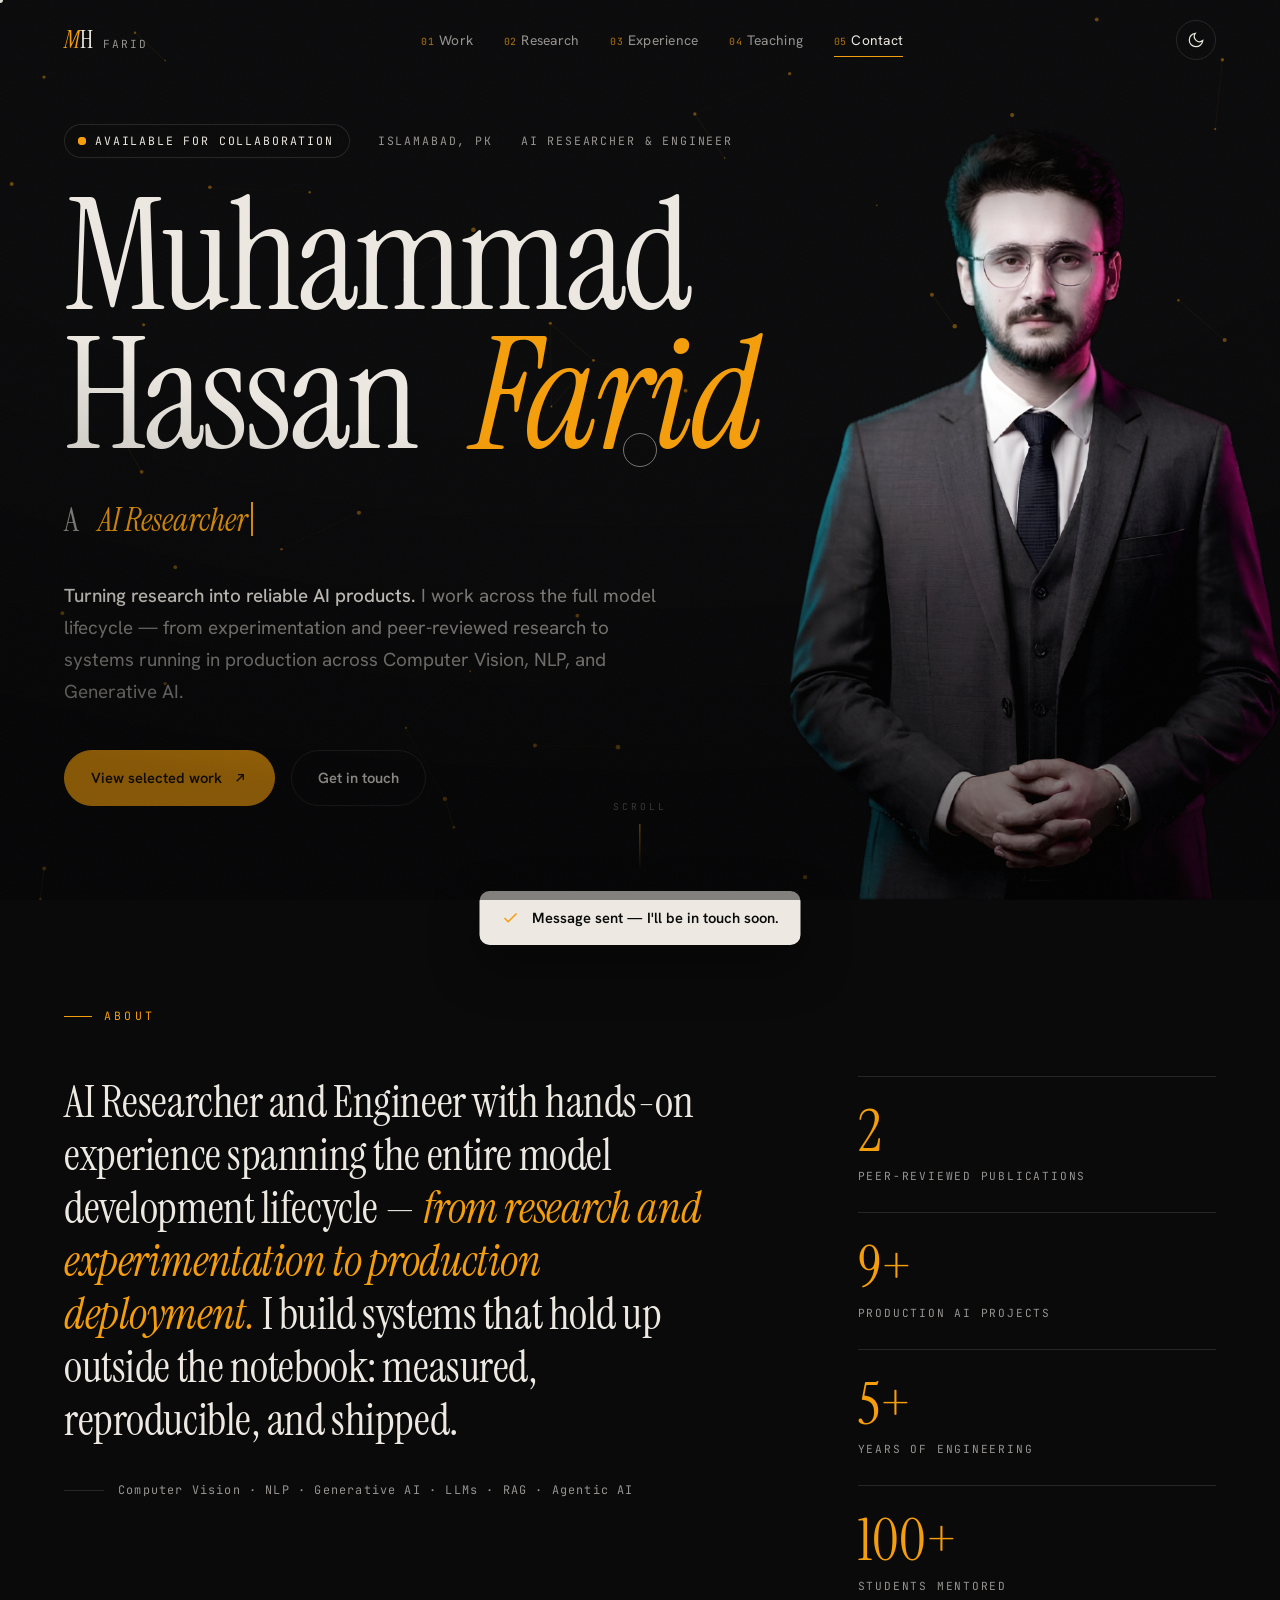
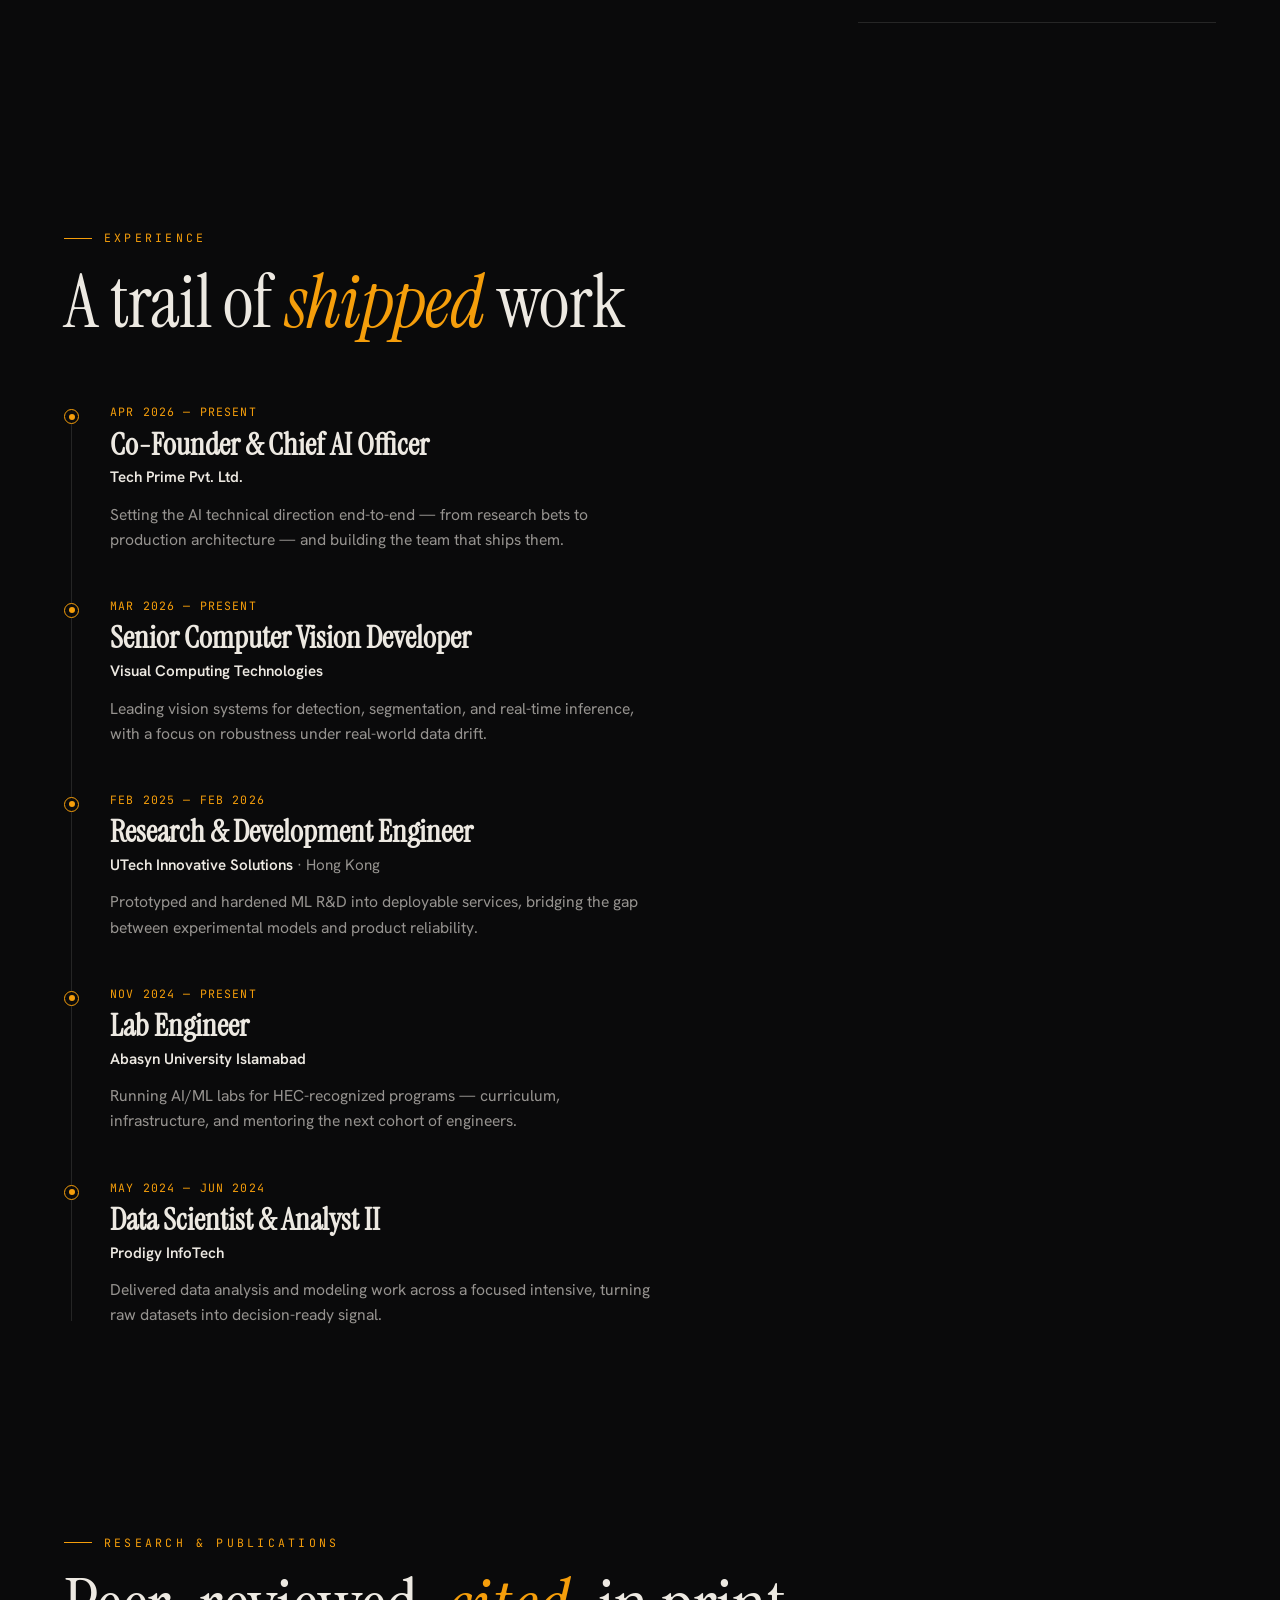
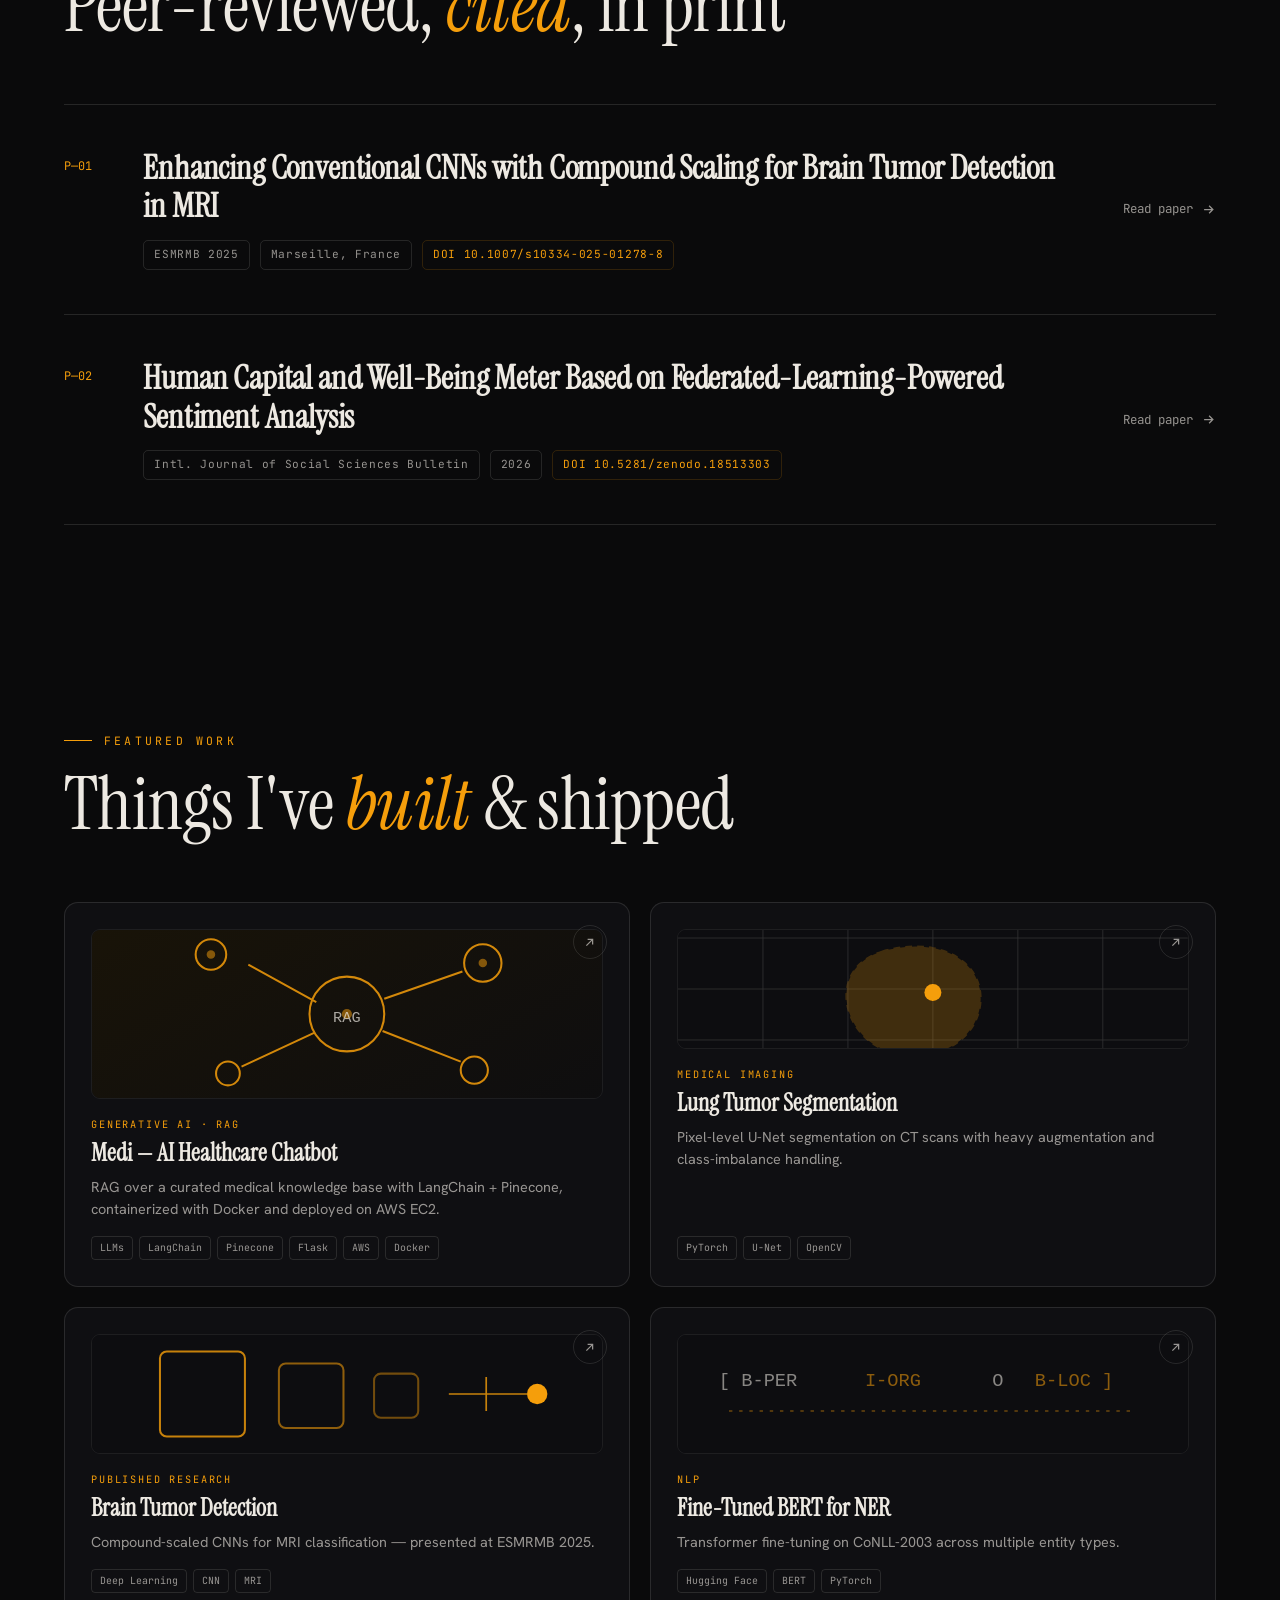
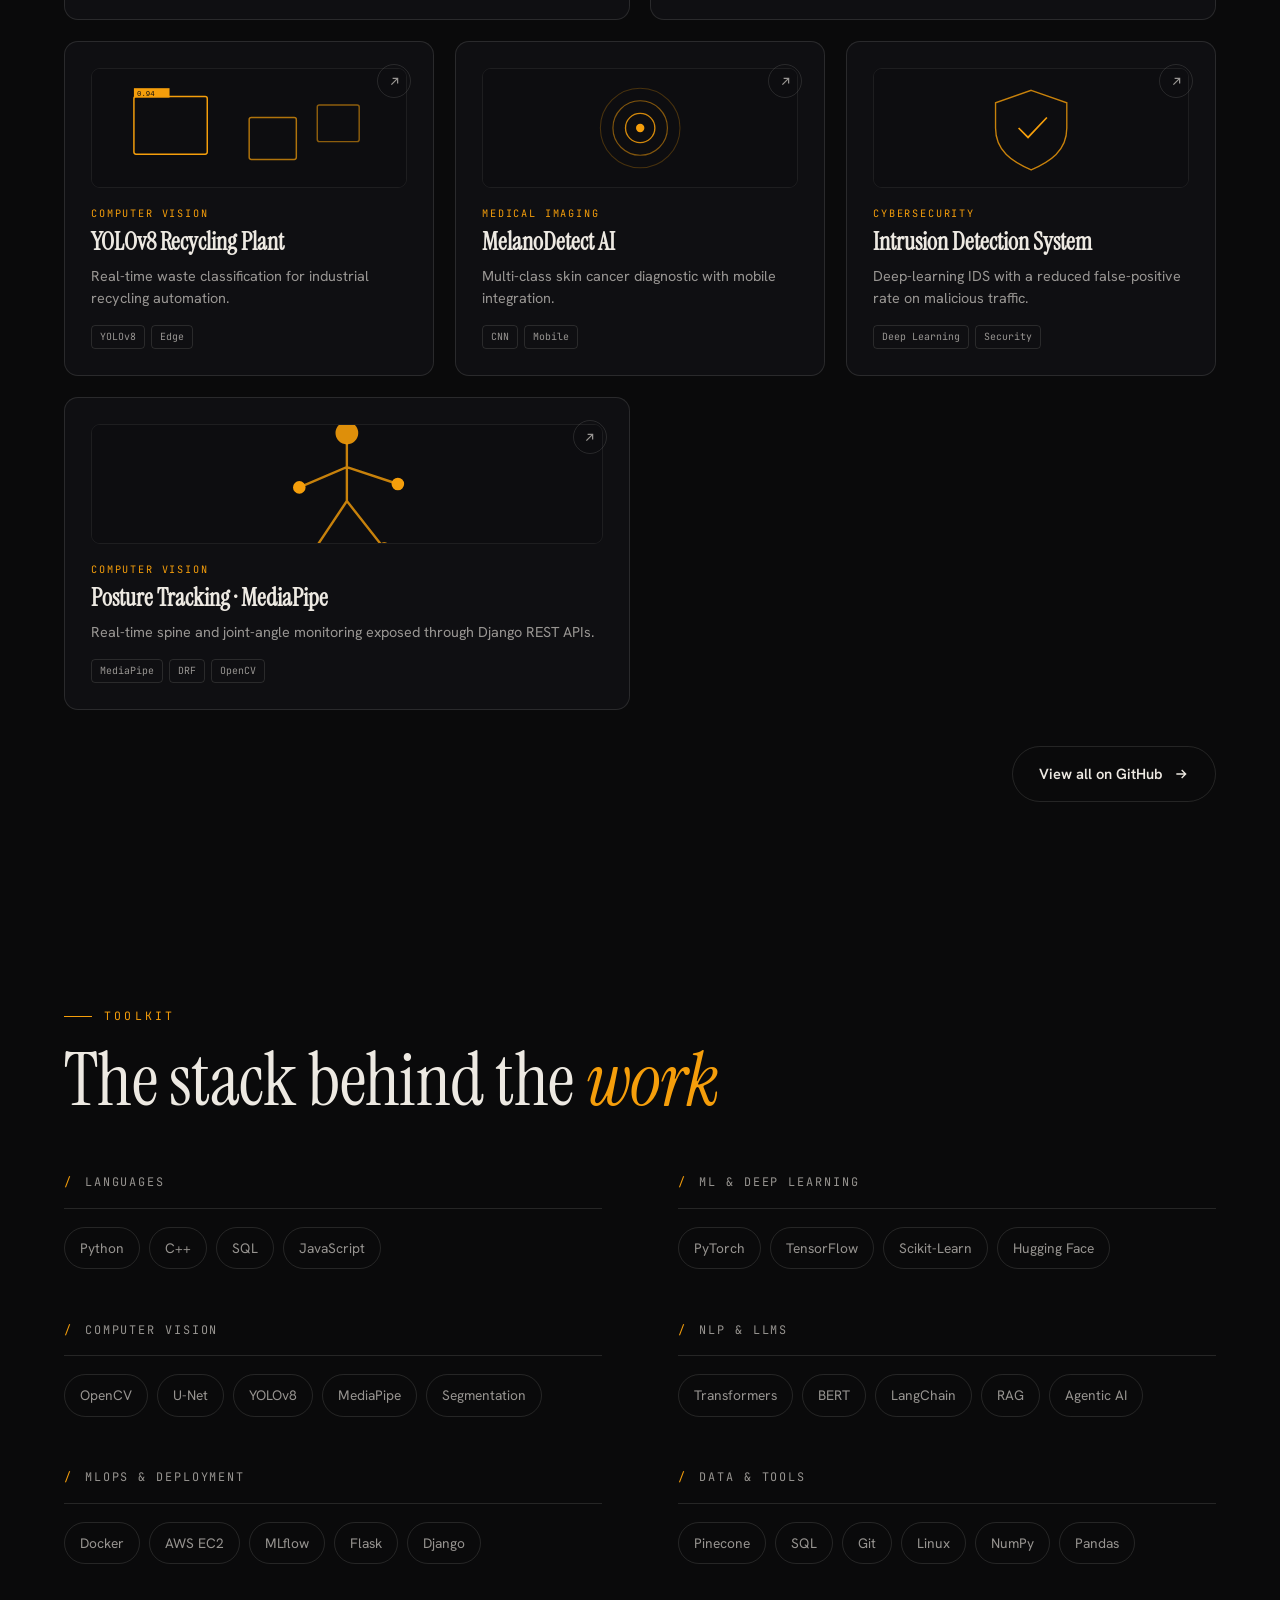
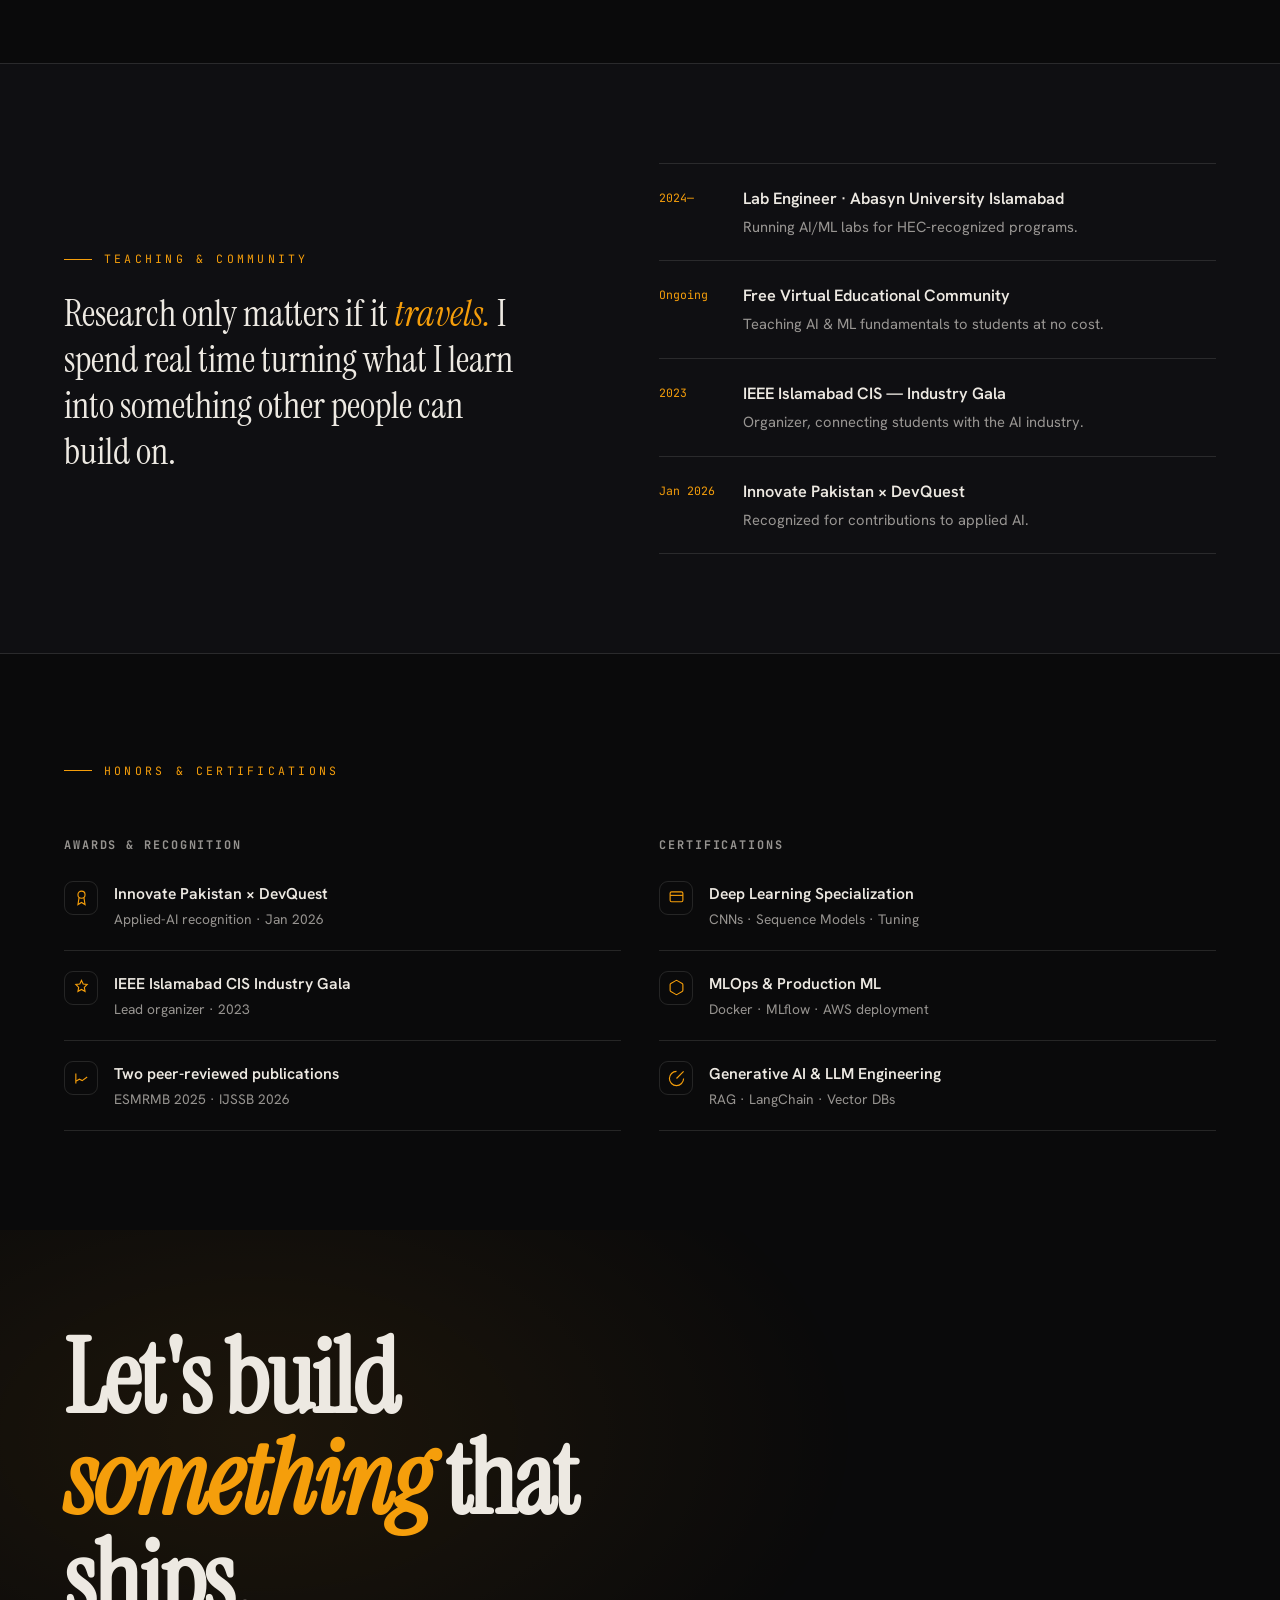
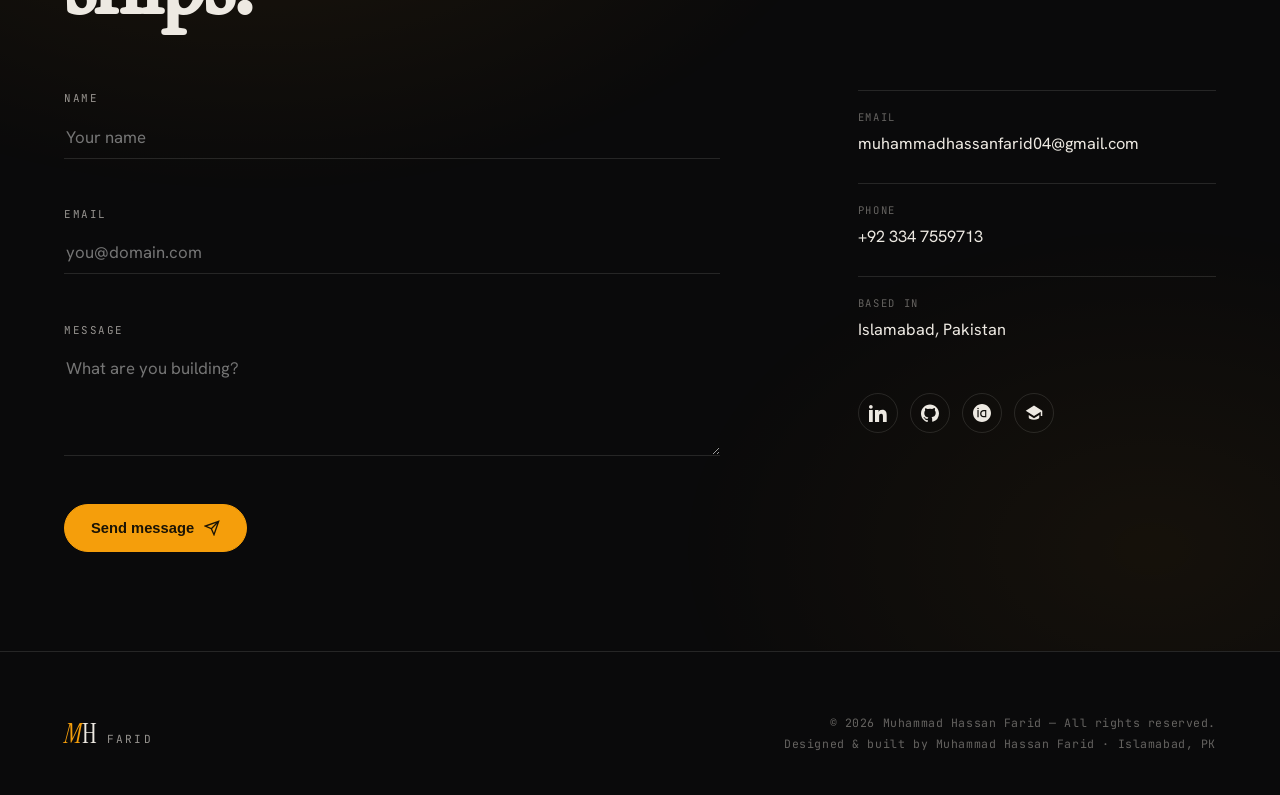
<file: index.html>
<!DOCTYPE html>
<html lang="en" data-theme="dark">
<head>
<meta charset="UTF-8" />
<meta name="viewport" content="width=device-width, initial-scale=1.0" />
<title>Muhammad Hassan Farid — AI Researcher & Engineer</title>
<meta name="description" content="AI Researcher & Engineer specializing in Computer Vision, NLP, and Generative AI. Peer-reviewed publications and scalable AI systems in production. Based in Islamabad, Pakistan." />
<meta name="author" content="Muhammad Hassan Farid" />
<meta name="theme-color" content="#0A0A0B" />

<!-- Open Graph -->
<meta property="og:type" content="website" />
<meta property="og:title" content="Muhammad Hassan Farid — AI Researcher & Engineer" />
<meta property="og:description" content="Turning research into reliable AI products. Computer Vision · NLP · Generative AI · LLMs · RAG · Agentic AI." />
<meta property="og:locale" content="en_US" />

<!-- Twitter -->
<meta name="twitter:card" content="summary_large_image" />
<meta name="twitter:title" content="Muhammad Hassan Farid — AI Researcher & Engineer" />
<meta name="twitter:description" content="Turning research into reliable AI products. CV · NLP · GenAI · LLMs · RAG." />

<!-- Favicon: inline SVG monogram MH -->
<link rel="icon" href="data:image/svg+xml,%3Csvg xmlns='http://www.w3.org/2000/svg' viewBox='0 0 32 32'%3E%3Crect width='32' height='32' rx='7' fill='%230A0A0B'/%3E%3Ctext x='16' y='22' font-family='Georgia,serif' font-size='16' fill='%23F59E0B' text-anchor='middle' font-style='italic'%3EMH%3C/text%3E%3C/svg%3E" />

<!-- Fonts -->
<link rel="preconnect" href="https://fonts.googleapis.com" />
<link rel="preconnect" href="https://fonts.gstatic.com" crossorigin />
<link href="https://fonts.googleapis.com/css2?family=Instrument+Serif:ital@0;1&family=Hanken+Grotesk:wght@300;400;500;600;700&family=JetBrains+Mono:wght@400;500&display=swap" rel="stylesheet" />

<!-- JSON-LD Person schema -->
<script type="application/ld+json">
{
  "@context": "https://schema.org",
  "@type": "Person",
  "name": "Muhammad Hassan Farid",
  "jobTitle": "AI Researcher & Engineer",
  "email": "mailto:muhammadhassanfarid04@gmail.com",
  "telephone": "+92-334-7559713",
  "address": { "@type": "PostalAddress", "addressLocality": "Islamabad", "addressCountry": "PK" },
  "knowsAbout": ["Computer Vision", "Natural Language Processing", "Generative AI", "LLMs", "RAG", "Agentic AI"],
  "knowsLanguage": ["Python", "C++", "SQL", "JavaScript"]
}
</script>

<style>
/* ============ TOKENS ============ */
:root {
  --ink:        #0A0A0B;
  --ink-2:      #0F0F12;
  --ink-3:      #16161A;
  --bone:       #EDE9E2;
  --bone-dim:   rgba(237,233,226,0.62);
  --bone-faint: rgba(237,233,226,0.40);
  --line:       rgba(237,233,226,0.12);
  --line-soft:  rgba(237,233,226,0.07);
  --accent:     #F59E0B;
  --accent-dim: rgba(245,158,11,0.16);
  --accent-2:   #FBBF24;
  --ease:       cubic-bezier(0.22, 1, 0.36, 1);
  --container:  1280px;
  --grain:      0.035;
}
[data-theme="light"] {
  --ink:        #F3EFE7;
  --ink-2:      #ECE7DC;
  --ink-3:      #E3DCCD;
  --bone:       #1A1714;
  --bone-dim:   rgba(26,23,20,0.66);
  --bone-faint: rgba(26,23,20,0.42);
  --line:       rgba(26,23,20,0.14);
  --line-soft:  rgba(26,23,20,0.07);
  --accent:     #B45309;
  --accent-dim: rgba(180,83,9,0.12);
  --accent-2:   #92400E;
  --grain:      0.05;
}

* { margin:0; padding:0; box-sizing:border-box; }
html { scroll-behavior:smooth; -webkit-font-smoothing:antialiased; text-rendering:optimizeLegibility; }
@media (prefers-reduced-motion: reduce){ html{ scroll-behavior:auto; } }

body {
  background:var(--ink);
  color:var(--bone);
  font-family:'Hanken Grotesk', system-ui, sans-serif;
  font-weight:400;
  line-height:1.6;
  overflow-x:hidden;
  transition:background .6s var(--ease), color .6s var(--ease);
}

/* grain + vignette overlays */
body::before {
  content:""; position:fixed; inset:0; z-index:9998; pointer-events:none;
  opacity:var(--grain);
  background-image:url("data:image/svg+xml,%3Csvg xmlns='http://www.w3.org/2000/svg' width='160' height='160'%3E%3Cfilter id='n'%3E%3CfeTurbulence type='fractalNoise' baseFrequency='0.9' numOctaves='3'/%3E%3C/filter%3E%3Crect width='100%25' height='100%25' filter='url(%23n)'/%3E%3C/svg%3E");
}
body::after {
  content:""; position:fixed; inset:0; z-index:9997; pointer-events:none;
  background:radial-gradient(120% 90% at 50% 0%, transparent 55%, rgba(0,0,0,0.45) 100%);
}
[data-theme="light"] body::after { background:radial-gradient(120% 90% at 50% 0%, transparent 60%, rgba(120,100,60,0.10) 100%); }

::selection { background:var(--accent); color:var(--ink); }

a { color:inherit; text-decoration:none; }

.skip-link {
  position:fixed; top:-60px; left:16px; z-index:10000; background:var(--accent); color:var(--ink);
  padding:10px 18px; border-radius:6px; font-weight:600; transition:top .25s var(--ease);
}
.skip-link:focus { top:16px; }

:focus-visible { outline:2px solid var(--accent); outline-offset:3px; border-radius:2px; }

/* ============ LAYOUT ============ */
.wrap { max-width:var(--container); margin:0 auto; padding:0 clamp(20px,5vw,64px); }
.grid12 { display:grid; grid-template-columns:repeat(12,1fr); gap:clamp(20px,3vw,40px); }

section { position:relative; padding:clamp(80px,11vh,160px) 0; }

.eyebrow {
  font-family:'JetBrains Mono', monospace; font-size:.72rem; letter-spacing:.28em;
  text-transform:uppercase; color:var(--accent); display:inline-flex; align-items:center; gap:12px;
}
.eyebrow::before { content:""; width:28px; height:1px; background:var(--accent); }

.section-title {
  font-family:'Instrument Serif', serif; font-weight:400; line-height:1.0;
  font-size:clamp(2.6rem,6vw,4.6rem); letter-spacing:-.01em; margin-top:18px;
}
.section-title em { font-style:italic; color:var(--accent); }

/* ============ CURSOR ============ */
.cursor-dot, .cursor-ring { position:fixed; top:0; left:0; z-index:9999; pointer-events:none; border-radius:50%; mix-blend-mode:difference; }
.cursor-dot { width:6px; height:6px; background:var(--bone); transform:translate(-50%,-50%); }
.cursor-ring { width:34px; height:34px; border:1px solid rgba(237,233,226,.5); transform:translate(-50%,-50%); transition:width .25s var(--ease), height .25s var(--ease), border-color .25s var(--ease), background .25s var(--ease); }
.cursor-ring.hovering { width:58px; height:58px; border-color:var(--accent); background:var(--accent-dim); }
body.has-cursor, body.has-cursor a, body.has-cursor button { cursor:none; }
@media (max-width:1024px), (pointer:coarse) { .cursor-dot,.cursor-ring{ display:none!important; } body.has-cursor,body.has-cursor a,body.has-cursor button{ cursor:auto; } }

/* ============ NAV ============ */
.nav {
  position:fixed; top:0; left:0; right:0; z-index:1000;
  display:flex; align-items:center; justify-content:space-between;
  padding:20px clamp(20px,5vw,64px);
  transition:background .4s var(--ease), padding .4s var(--ease), border-color .4s var(--ease);
  border-bottom:1px solid transparent;
}
.nav.scrolled { background:color-mix(in srgb, var(--ink) 78%, transparent); backdrop-filter:blur(14px); -webkit-backdrop-filter:blur(14px); border-bottom-color:var(--line); padding-top:14px; padding-bottom:14px; }
.logo { font-family:'Instrument Serif', serif; font-size:1.5rem; display:flex; align-items:baseline; gap:9px; letter-spacing:.01em; }
.logo .mono { font-family:'JetBrains Mono', monospace; font-size:.7rem; letter-spacing:.2em; color:var(--bone-dim); text-transform:uppercase; }
.logo b { color:var(--accent); font-weight:400; font-style:italic; }
.nav-links { display:flex; align-items:center; gap:clamp(18px,2.4vw,38px); }
.nav-links a { font-size:.86rem; letter-spacing:.02em; color:var(--bone-dim); position:relative; padding:4px 0; transition:color .3s var(--ease); }
.nav-links a span { font-family:'JetBrains Mono',monospace; font-size:.62rem; color:var(--accent); margin-right:5px; opacity:.7; }
.nav-links a::after { content:""; position:absolute; left:0; bottom:-2px; height:1px; width:0; background:var(--accent); transition:width .35s var(--ease); }
.nav-links a:hover, .nav-links a.active { color:var(--bone); }
.nav-links a.active::after { width:100%; }
.nav-right { display:flex; align-items:center; gap:14px; }
.icon-btn { width:40px; height:40px; display:grid; place-items:center; border:1px solid var(--line); border-radius:50%; background:transparent; color:var(--bone); transition:border-color .3s var(--ease), transform .3s var(--ease), background .3s var(--ease); }
.icon-btn:hover { border-color:var(--accent); transform:translateY(-2px); }
.icon-btn svg { width:18px; height:18px; }
.theme-toggle .sun { display:none; }
[data-theme="light"] .theme-toggle .sun { display:block; }
[data-theme="light"] .theme-toggle .moon { display:none; }
.hamburger { display:none; }

/* mobile overlay */
.mobile-menu { position:fixed; inset:0; z-index:1500; background:var(--ink); display:flex; flex-direction:column; justify-content:center; padding:0 8vw; opacity:0; visibility:hidden; transition:opacity .5s var(--ease), visibility .5s; }
.mobile-menu.open { opacity:1; visibility:visible; }
.mobile-menu a { font-family:'Instrument Serif',serif; font-size:clamp(2.2rem,9vw,3.4rem); padding:10px 0; border-bottom:1px solid var(--line-soft); display:flex; align-items:baseline; gap:16px; opacity:0; transform:translateY(24px); transition:opacity .5s var(--ease), transform .5s var(--ease), color .3s var(--ease); }
.mobile-menu a span { font-family:'JetBrains Mono',monospace; font-size:.8rem; color:var(--accent); }
.mobile-menu.open a { opacity:1; transform:translateY(0); }
.mobile-menu a:hover { color:var(--accent); }
.mm-close { position:absolute; top:22px; right:clamp(20px,5vw,64px); }

/* ============ HERO ============ */
.hero { min-height:100vh; display:flex; flex-direction:column; justify-content:center; padding-top:120px; padding-bottom:90px; overflow:hidden; }
#hero-canvas { position:absolute; inset:0; width:100%; height:100%; z-index:0; opacity:.9; }
.hero .wrap { position:relative; z-index:2; width:100%; }

/* hero portrait — blends into the ink-black background */
.hero-portrait { position:absolute; top:0; right:0; bottom:0; width:50%; z-index:1; margin:0; display:flex; align-items:flex-end; justify-content:flex-end; pointer-events:none; }
.hero-portrait img {
  height:96%; width:100%; object-fit:contain; object-position:bottom right;
  filter:saturate(.9) contrast(1.03) brightness(1.02);
  -webkit-mask-image:linear-gradient(to left, #000 62%, transparent 100%), linear-gradient(to top, #000 78%, transparent 100%);
  mask-image:linear-gradient(to left, #000 62%, transparent 100%), linear-gradient(to top, #000 78%, transparent 100%);
  -webkit-mask-composite:source-in; mask-composite:intersect;
  mix-blend-mode: lighten;
}
[data-theme="light"] .hero-portrait img { filter:saturate(.92) contrast(1.02) brightness(.96); opacity:.92; }
.hero-meta { display:flex; flex-wrap:wrap; gap:14px 28px; align-items:center; font-family:'JetBrains Mono',monospace; font-size:.72rem; letter-spacing:.16em; text-transform:uppercase; color:var(--bone-dim); margin-bottom:30px; }
.avail-pill { display:inline-flex; align-items:center; gap:9px; border:1px solid var(--line); border-radius:100px; padding:7px 15px 7px 13px; background:color-mix(in srgb, var(--ink) 50%, transparent); backdrop-filter:blur(6px); color:var(--bone); }
.avail-pill .dot { width:8px; height:8px; border-radius:50%; background:var(--accent); position:relative; }
.avail-pill .dot::after { content:""; position:absolute; inset:0; border-radius:50%; background:var(--accent); animation:pulse 2.2s var(--ease) infinite; }
@keyframes pulse { 0%{ transform:scale(1); opacity:.7;} 70%{ transform:scale(3); opacity:0;} 100%{ opacity:0;} }

.hero-name { font-family:'Instrument Serif',serif; font-weight:400; line-height:.9; letter-spacing:-.02em; font-size:clamp(3.6rem,12vw,11.5rem); }
.hero-name .line { display:block; overflow:hidden; }
.hero-name .word, .hero-name .ital { display:inline-block; }
.motion .hero-name .word, .motion .hero-name .ital { transform:translateY(110%); animation:rise 1s var(--ease) forwards; }
.hero-name .ital { font-style:italic; color:var(--accent); margin-left:.22em; }
@keyframes rise { to { transform:translateY(0); } }

.hero-roleline { margin-top:30px; display:flex; flex-wrap:wrap; align-items:baseline; gap:0 14px; font-size:clamp(1.2rem,3vw,2rem); font-family:'Instrument Serif',serif; }
.hero-roleline .static { color:var(--bone-dim); }
.role-rotator { color:var(--accent); font-style:italic; position:relative; display:inline-block; min-width:1ch; }
.role-rotator .caret { display:inline-block; width:2px; height:1.05em; background:var(--accent); margin-left:3px; vertical-align:-0.16em; animation:blink 1s steps(2) infinite; }
@keyframes blink { 50%{ opacity:0; } }

.hero-tagline { margin-top:34px; max-width:54ch; font-size:clamp(1rem,1.5vw,1.18rem); color:var(--bone-dim); line-height:1.7; }
.hero-tagline strong { color:var(--bone); font-weight:500; }
.hero-actions { margin-top:42px; display:flex; flex-wrap:wrap; gap:16px; align-items:center; }

.btn { display:inline-flex; align-items:center; gap:10px; font-size:.92rem; font-weight:600; padding:15px 26px; border-radius:100px; border:1px solid var(--line); transition:transform .25s var(--ease), background .3s var(--ease), color .3s var(--ease), border-color .3s var(--ease); will-change:transform; }
.btn svg { width:16px; height:16px; transition:transform .3s var(--ease); }
.btn-primary { background:var(--accent); color:#1A1305; border-color:var(--accent); }
.btn-primary:hover svg { transform:translate(3px,-3px); }
.btn-ghost:hover { border-color:var(--accent); color:var(--accent); }

.scroll-cue { position:absolute; left:50%; bottom:30px; transform:translateX(-50%); z-index:3; display:flex; flex-direction:column; align-items:center; gap:10px; font-family:'JetBrains Mono',monospace; font-size:.6rem; letter-spacing:.3em; text-transform:uppercase; color:var(--bone-faint); }
.scroll-cue .bar { width:1px; height:46px; background:linear-gradient(var(--accent),transparent); animation:cueMove 2s var(--ease) infinite; transform-origin:top; }
@keyframes cueMove { 0%{ transform:scaleY(0); } 40%{ transform:scaleY(1);} 100%{ transform:scaleY(0); transform-origin:bottom;} }

/* ============ REVEAL ============ */
.reveal { opacity:0; transform:translateY(36px); transition:opacity .9s var(--ease), transform .9s var(--ease); }
.reveal.in { opacity:1; transform:none; }
.reveal.d1{ transition-delay:.08s;} .reveal.d2{ transition-delay:.16s;} .reveal.d3{ transition-delay:.24s;} .reveal.d4{ transition-delay:.32s;}

/* ============ ABOUT ============ */
.about-grid { align-items:start; }
.about-quote { grid-column:1 / span 7; }
.about-quote blockquote { font-family:'Instrument Serif',serif; font-size:clamp(1.7rem,3.4vw,2.9rem); line-height:1.22; letter-spacing:-.01em; }
.about-quote blockquote .hl { color:var(--accent); font-style:italic; }
.about-quote .sig { margin-top:34px; display:flex; align-items:center; gap:14px; font-family:'JetBrains Mono',monospace; font-size:.74rem; letter-spacing:.1em; color:var(--bone-dim); }
.about-quote .sig .rule { width:40px; height:1px; background:var(--line); }
.stats { grid-column:9 / span 4; display:flex; flex-direction:column; gap:0; border-top:1px solid var(--line); }
.stat { padding:26px 0; border-bottom:1px solid var(--line); }
.stat .num { font-family:'Instrument Serif',serif; font-size:clamp(2.6rem,5vw,3.6rem); line-height:1; color:var(--accent); }
.stat .label { font-family:'JetBrains Mono',monospace; font-size:.7rem; letter-spacing:.16em; text-transform:uppercase; color:var(--bone-dim); margin-top:8px; }

/* ============ EXPERIENCE ============ */
.timeline { margin-top:64px; position:relative; padding-left:0; }
.tl-track { position:absolute; left:7px; top:6px; bottom:6px; width:1px; background:var(--line); }
.tl-fill { position:absolute; left:7px; top:6px; width:1px; background:var(--accent); height:0; }
.tl-item { position:relative; padding:0 0 clamp(34px,5vh,60px) 46px; }
.tl-item:last-child { padding-bottom:0; }
.tl-dot { position:absolute; left:0; top:6px; width:15px; height:15px; border-radius:50%; border:1px solid var(--line); background:var(--ink); display:grid; place-items:center; transition:border-color .4s var(--ease); }
.tl-dot::after { content:""; width:6px; height:6px; border-radius:50%; background:var(--bone-faint); transition:background .4s var(--ease); }
.tl-item.in .tl-dot { border-color:var(--accent); }
.tl-item.in .tl-dot::after { background:var(--accent); }
.tl-date { font-family:'JetBrains Mono',monospace; font-size:.72rem; letter-spacing:.1em; color:var(--accent); text-transform:uppercase; }
.tl-role { font-family:'Instrument Serif',serif; font-size:clamp(1.4rem,2.6vw,1.95rem); line-height:1.12; margin:6px 0 3px; }
.tl-company { font-size:.95rem; color:var(--bone-dim); }
.tl-company b { color:var(--bone); font-weight:600; }
.tl-summary { margin-top:12px; max-width:60ch; color:var(--bone-dim); font-size:.98rem; }

/* ============ RESEARCH ============ */
.pub-list { margin-top:60px; display:flex; flex-direction:column; }
.pub { display:grid; grid-template-columns:auto 1fr auto; gap:clamp(18px,4vw,56px); align-items:start; padding:clamp(28px,4vw,44px) 0; border-top:1px solid var(--line); transition:padding-left .4s var(--ease); }
.pub:last-child { border-bottom:1px solid var(--line); }
.pub:hover { padding-left:14px; }
.pub-idx { font-family:'JetBrains Mono',monospace; font-size:.74rem; color:var(--accent); padding-top:8px; }
.pub-title { font-family:'Instrument Serif',serif; font-size:clamp(1.35rem,2.6vw,2.05rem); line-height:1.18; letter-spacing:-.005em; }
.pub-meta { margin-top:14px; display:flex; flex-wrap:wrap; gap:8px 10px; font-family:'JetBrains Mono',monospace; font-size:.7rem; letter-spacing:.06em; }
.pub-meta .tag { border:1px solid var(--line); padding:5px 10px; border-radius:5px; color:var(--bone-dim); }
.pub-meta .tag.doi { color:var(--accent); border-color:var(--accent-dim); }
.pub-cta { align-self:center; white-space:nowrap; font-family:'JetBrains Mono',monospace; font-size:.78rem; color:var(--bone-dim); display:inline-flex; align-items:center; gap:8px; transition:color .3s var(--ease), gap .3s var(--ease); }
.pub-cta svg { width:15px; height:15px; transition:transform .3s var(--ease); }
.pub:hover .pub-cta { color:var(--accent); }
.pub:hover .pub-cta svg { transform:translateX(4px); }

/* ============ WORK / BENTO ============ */
.bento { margin-top:60px; display:grid; grid-template-columns:repeat(6,1fr); gap:clamp(14px,1.6vw,22px); grid-auto-flow:dense; }
.card { position:relative; border:1px solid var(--line); border-radius:14px; background:var(--ink-2); padding:26px; display:flex; flex-direction:column; min-height:230px; overflow:hidden; transition:border-color .4s var(--ease), transform .15s var(--ease); transform-style:preserve-3d; will-change:transform; }
.card:hover { border-color:color-mix(in srgb,var(--accent) 60%, var(--line)); }
.card .glow { position:absolute; width:340px; height:340px; border-radius:50%; background:radial-gradient(circle, var(--accent-dim), transparent 70%); pointer-events:none; opacity:0; transition:opacity .4s var(--ease); transform:translate(-50%,-50%); }
.card:hover .glow { opacity:1; }
.card-inner { position:relative; z-index:2; display:flex; flex-direction:column; height:100%; transform:translateZ(40px); }
.card-thumb { height:120px; border-radius:9px; overflow:hidden; margin-bottom:18px; border:1px solid var(--line-soft); }
.card-thumb svg { width:100%; height:100%; display:block; }
.card-cat { font-family:'JetBrains Mono',monospace; font-size:.64rem; letter-spacing:.18em; text-transform:uppercase; color:var(--accent); }
.card-title { font-family:'Instrument Serif',serif; font-size:1.5rem; line-height:1.1; margin:7px 0 9px; }
.card-desc { font-size:.9rem; color:var(--bone-dim); line-height:1.55; }
.card-tags { margin-top:auto; padding-top:16px; display:flex; flex-wrap:wrap; gap:6px; }
.card-tags span { font-family:'JetBrains Mono',monospace; font-size:.62rem; color:var(--bone-dim); border:1px solid var(--line); padding:3px 8px; border-radius:4px; }
.card-link { position:absolute; top:22px; right:22px; z-index:3; width:34px; height:34px; border-radius:50%; border:1px solid var(--line); display:grid; place-items:center; color:var(--bone-dim); transition:border-color .3s,color .3s,transform .3s var(--ease); }
.card-link:hover { border-color:var(--accent); color:var(--accent); transform:rotate(45deg); }
.card-link svg { width:15px; height:15px; }
.span-3 { grid-column:span 3; } .span-2 { grid-column:span 2; } .span-4 { grid-column:span 4; }
.card.tall { min-height:300px; }
.card.feature .card-thumb { height:170px; }
.work-all { margin-top:36px; display:flex; justify-content:flex-end; }

/* ============ SKILLS ============ */
.skill-groups { margin-top:56px; display:grid; grid-template-columns:repeat(2,1fr); gap:clamp(28px,4vw,56px) clamp(40px,6vw,90px); }
.sg-head { font-family:'JetBrains Mono',monospace; font-size:.74rem; letter-spacing:.16em; text-transform:uppercase; color:var(--bone-dim); display:flex; align-items:center; gap:12px; padding-bottom:16px; border-bottom:1px solid var(--line); }
.sg-head .i { font-style:normal; color:var(--accent); }
.chips { margin-top:18px; display:flex; flex-wrap:wrap; gap:9px; }
.chip { font-size:.86rem; padding:9px 15px; border:1px solid var(--line); border-radius:100px; color:var(--bone-dim); transition:color .3s var(--ease), border-color .3s var(--ease), background .3s var(--ease), transform .25s var(--ease); }
.chip:hover { color:var(--bone); border-color:var(--accent); background:var(--accent-dim); transform:translateY(-3px); }

/* ============ TEACHING ============ */
.teach { background:var(--ink-2); border-top:1px solid var(--line); border-bottom:1px solid var(--line); }
.teach-grid { align-items:center; }
.teach-lead { grid-column:1 / span 5; }
.teach-lead p { font-family:'Instrument Serif',serif; font-size:clamp(1.5rem,3vw,2.3rem); line-height:1.25; }
.teach-lead p em { color:var(--accent); font-style:italic; }
.teach-items { grid-column:7 / span 6; display:flex; flex-direction:column; }
.teach-row { display:flex; gap:20px; padding:22px 0; border-top:1px solid var(--line); }
.teach-row:last-child { border-bottom:1px solid var(--line); }
.teach-row .yr { font-family:'JetBrains Mono',monospace; font-size:.72rem; color:var(--accent); white-space:nowrap; padding-top:3px; min-width:64px; }
.teach-row h4 { font-weight:600; font-size:1.02rem; }
.teach-row p { color:var(--bone-dim); font-size:.92rem; margin-top:3px; }

/* ============ HONORS ============ */
.honors-grid { margin-top:56px; }
.honors-col { grid-column:span 6; }
.honors-col > h3 { font-family:'JetBrains Mono',monospace; font-size:.74rem; letter-spacing:.16em; text-transform:uppercase; color:var(--bone-dim); margin-bottom:6px; }
.hrow { display:flex; gap:16px; align-items:flex-start; padding:20px 0; border-bottom:1px solid var(--line); }
.hrow .ic { width:34px; height:34px; flex:none; border:1px solid var(--line); border-radius:9px; display:grid; place-items:center; color:var(--accent); }
.hrow .ic svg { width:17px; height:17px; }
.hrow h4 { font-weight:600; font-size:.98rem; }
.hrow p { color:var(--bone-dim); font-size:.86rem; margin-top:2px; }

/* ============ CONTACT ============ */
.contact { overflow:hidden; }
#contact-bg { position:absolute; inset:0; z-index:0; opacity:.5; background:radial-gradient(80% 60% at 20% 20%, var(--accent-dim), transparent 60%), radial-gradient(70% 60% at 90% 90%, color-mix(in srgb,var(--accent) 10%, transparent), transparent 55%); animation:drift 24s var(--ease) infinite alternate; }
@keyframes drift { to { transform:translate(4%,-3%) scale(1.1); } }
.contact .wrap { position:relative; z-index:2; }
.contact-head { font-family:'Instrument Serif',serif; font-size:clamp(2.8rem,8vw,6.4rem); line-height:.98; letter-spacing:-.02em; max-width:14ch; }
.contact-head em { font-style:italic; color:var(--accent); }
.contact-grid { margin-top:60px; align-items:start; }
.contact-form { grid-column:1 / span 7; display:flex; flex-direction:column; gap:22px; }
.field { display:flex; flex-direction:column; gap:8px; }
.field label { font-family:'JetBrains Mono',monospace; font-size:.68rem; letter-spacing:.14em; text-transform:uppercase; color:var(--bone-dim); }
.field input, .field textarea { background:transparent; border:none; border-bottom:1px solid var(--line); color:var(--bone); font-family:inherit; font-size:1.05rem; padding:10px 2px; transition:border-color .3s var(--ease); resize:vertical; }
.field input:focus, .field textarea:focus { outline:none; border-bottom-color:var(--accent); }
.field .err { font-family:'JetBrains Mono',monospace; font-size:.68rem; color:#ef6b5e; min-height:1em; opacity:0; transition:opacity .2s; }
.field.invalid .err { opacity:1; }
.field.invalid input, .field.invalid textarea { border-bottom-color:#ef6b5e; }
.contact-aside { grid-column:9 / span 4; display:flex; flex-direction:column; gap:8px; }
.ci { padding:18px 0; border-top:1px solid var(--line); }
.ci:last-child { border-bottom:1px solid var(--line); }
.ci .k { font-family:'JetBrains Mono',monospace; font-size:.66rem; letter-spacing:.16em; text-transform:uppercase; color:var(--bone-faint); }
.ci .v { font-size:1.02rem; margin-top:5px; display:inline-block; transition:color .3s var(--ease); }
.ci a.v:hover { color:var(--accent); }
.socials { display:flex; gap:12px; margin-top:24px; }

/* toast */
.toast { position:fixed; bottom:30px; left:50%; transform:translate(-50%,140%); z-index:9000; background:var(--bone); color:var(--ink); padding:15px 22px; border-radius:10px; display:flex; align-items:center; gap:12px; font-weight:600; font-size:.92rem; box-shadow:0 20px 50px rgba(0,0,0,.4); transition:transform .5s var(--ease); }
.toast.show { transform:translate(-50%,0); }
.toast svg { width:18px; height:18px; color:var(--accent); }

/* ============ FOOTER ============ */
.footer { padding:60px 0 40px; border-top:1px solid var(--line); }
.footer-grid { display:flex; flex-wrap:wrap; align-items:center; justify-content:space-between; gap:24px; }
.footer .logo { font-size:1.7rem; }
.footer-meta { font-family:'JetBrains Mono',monospace; font-size:.72rem; color:var(--bone-faint); letter-spacing:.05em; text-align:right; line-height:1.9; }
.to-top { position:fixed; right:24px; bottom:24px; z-index:900; opacity:0; visibility:hidden; transform:translateY(12px); transition:opacity .4s var(--ease), transform .4s var(--ease), border-color .3s, color .3s; }
.to-top.show { opacity:1; visibility:visible; transform:none; }

/* ============ RESPONSIVE ============ */
/* Ultra-wide (1920px+) */
@media (min-width:1920px) {
  .wrap { max-width:1480px; }
  section { padding:clamp(120px,14vh,200px) 0; }
  .hero { padding-top:160px; }
}

/* Desktop (1280px - 1919px) - already optimized */

/* Tablet landscape (1024px - 1279px) */
@media (max-width:1279px) {
  .about-quote{ grid-column:1 / -1; }
  .stats{ grid-column:1 / -1; margin-top:40px; }
  .teach-lead, .teach-items{ grid-column:1 / -1; }
  .teach-items{ margin-top:30px; }
  .contact-form{ grid-column:1 / -1; }
  .contact-aside{ grid-column:1 / -1; margin-top:40px; }
  .bento{ grid-template-columns:repeat(4,1fr); }
  .span-3{ grid-column:span 4; }
  .span-2{ grid-column:span 2; }
  .span-4{ grid-column:span 4; }
  .nav-links{ display:none; }
  .hamburger{ display:grid; }
  .hero-portrait{ position:absolute; width:62%; opacity:.42; }
  .hero-portrait img{ height:92%; -webkit-mask-image:linear-gradient(to left, #000 40%, transparent 96%), linear-gradient(to top, #000 70%, transparent 100%); mask-image:linear-gradient(to left, #000 40%, transparent 96%), linear-gradient(to top, #000 70%, transparent 100%); }
}

/* Tablet portrait (768px - 1023px) */
@media (max-width:1023px) {
  section { padding:clamp(60px,8vh,100px) 0; }
  .hero { padding-top:100px; padding-bottom:60px; min-height:auto; }
  .hero-meta { font-size:.64rem; gap:10px 16px; }
  .hero-name { font-size:clamp(2.8rem,8vw,6rem); }
  .hero-roleline { font-size:clamp(1rem,2.2vw,1.6rem); }
  .hero-tagline { font-size:clamp(.95rem,1.3vw,1.1rem); }
  .scroll-cue { display:none; }
  .section-title { font-size:clamp(2rem,5vw,3.2rem); }
  .bento { grid-template-columns:repeat(3,1fr); gap:clamp(12px,2vw,18px); }
  .span-3 { grid-column:span 3; }
  .span-2 { grid-column:span 2; }
  .card { min-height:200px; padding:20px; }
  .card-title { font-size:1.2rem; }
  .btn { padding:12px 20px; font-size:.86rem; }
}

/* Mobile landscape (481px - 767px) */
@media (max-width:767px) {
  .wrap { padding:0 clamp(16px,4vw,24px); }
  section { padding:clamp(50px,6vh,80px) 0; }
  .hero { padding-top:80px; padding-bottom:50px; }
  .hero-meta { flex-direction:column; align-items:flex-start; gap:8px; font-size:.62rem; }
  .avail-pill { padding:6px 12px; font-size:.6rem; }
  .hero-name { font-size:clamp(2.4rem,7vw,4rem); }
  .hero-roleline { font-size:clamp(.95rem,2vw,1.3rem); margin-top:20px; }
  .hero-tagline { font-size:clamp(.9rem,1.2vw,1rem); margin-top:24px; }
  .hero-actions { gap:12px; margin-top:32px; }
  .btn { padding:12px 18px; font-size:.8rem; gap:6px; }
  .logo { font-size:1.2rem; }
  .eyebrow { font-size:.65rem; gap:8px; }
  .eyebrow::before { width:20px; }
  .section-title { font-size:clamp(1.8rem,4.5vw,2.8rem); margin-top:14px; }
  .bento { grid-template-columns:repeat(2,1fr); gap:10px; }
  .span-3, .span-2, .span-4 { grid-column:span 2; }
  .card { min-height:160px; padding:16px; border-radius:10px; }
  .card-thumb { height:90px; margin-bottom:12px; }
  .card-title { font-size:1rem; }
  .card-desc { font-size:.8rem; }
  .card-cat { font-size:.58rem; }
  .card-tags { gap:4px; }
  .card-tags span { font-size:.54rem; padding:2px 6px; }
  .skill-groups { grid-template-columns:1fr; gap:clamp(20px,3vw,30px); }
  .pub { grid-template-columns:1fr; gap:12px; }
  .pub-idx { min-width:40px; }
  .pub-title { font-size:clamp(1.1rem,2.2vw,1.6rem); }
  .pub-meta { font-size:.65rem; }
  .pub-cta { align-self:start; font-size:.7rem; }
  .teach-row { gap:12px; padding:16px 0; }
  .teach-row .yr { font-size:.65rem; min-width:50px; }
  .teach-row h4 { font-size:.92rem; }
  .honors-col { grid-column:1 / -1; }
  .hrow { gap:12px; padding:16px 0; }
  .hrow .ic { width:30px; height:30px; }
  .contact-head { font-size:clamp(2.2rem,6vw,4rem); }
  .contact-form { gap:18px; }
  .field label { font-size:.62rem; }
  .field input, .field textarea { font-size:.95rem; padding:8px 2px; }
  .ci { padding:14px 0; }
  .ci .k { font-size:.6rem; }
  .ci .v { font-size:.92rem; }
  .footer { padding:40px 0 30px; }
  .footer .logo { font-size:1.3rem; }
}

/* Mobile portrait (max 480px) */
@media (max-width:480px) {
  .wrap { padding:0 clamp(14px,3vw,18px); }
  section { padding:clamp(40px,5vh,60px) 0; }
  .hero { min-height:auto; padding-top:70px; padding-bottom:40px; }
  .hero-meta { display:none; }
  .hero-name { font-size:clamp(2rem,6vw,3.2rem); line-height:.85; }
  .hero-roleline { font-size:clamp(.9rem,1.8vw,1.1rem); margin-top:16px; }
  .hero-tagline { font-size:.9rem; margin-top:18px; max-width:none; }
  .hero-actions { flex-direction:column; gap:10px; margin-top:24px; }
  .btn { width:100%; justify-content:center; padding:11px 16px; font-size:.78rem; }
  .nav { padding:16px clamp(14px,3vw,18px); }
  .nav.scrolled { padding-top:12px; padding-bottom:12px; }
  .logo { font-size:1.1rem; gap:6px; }
  .logo .mono { font-size:.62rem; }
  .icon-btn { width:36px; height:36px; }
  .nav-right { gap:10px; }
  .eyebrow { font-size:.62rem; letter-spacing:.24em; gap:6px; }
  .eyebrow::before { width:16px; }
  .section-title { font-size:clamp(1.6rem,4vw,2.4rem); }
  .bento { grid-template-columns:1fr; gap:8px; }
  .span-3, .span-2, .span-4 { grid-column:1; }
  .card { min-height:140px; padding:14px; gap:0; }
  .card-thumb { height:80px; margin-bottom:10px; }
  .card-title { font-size:.95rem; margin:4px 0 6px; }
  .card-desc { font-size:.78rem; line-height:1.5; }
  .card-cat { font-size:.56rem; }
  .card-link { width:30px; height:30px; top:14px; right:14px; }
  .card-link svg { width:13px; height:13px; }
  .card-tags { gap:3px; margin-top:auto; padding-top:10px; }
  .card-tags span { font-size:.52rem; padding:2px 5px; }
  .work-all { justify-content:center; margin-top:24px; }
  .skill-groups { grid-template-columns:1fr; gap:clamp(16px,2.5vw,20px); }
  .chips { gap:6px; }
  .chip { font-size:.78rem; padding:7px 12px; }
  .pub-list { margin-top:40px; }
  .pub { gap:10px; padding:clamp(18px,3vh,24px) 0; grid-template-columns:auto 1fr; }
  .pub-idx { font-size:.66rem; min-width:30px; }
  .pub-title { font-size:clamp(1rem,2vw,1.4rem); }
  .pub-meta { margin-top:8px; gap:6px; font-size:.6rem; }
  .pub-cta { font-size:.66rem; margin-top:8px; }
  .teach-lead p { font-size:clamp(1.2rem,2.5vw,1.8rem); }
  .teach-items { margin-top:20px; }
  .teach-row { gap:10px; padding:12px 0; }
  .teach-row .yr { font-size:.6rem; min-width:45px; }
  .teach-row h4 { font-size:.88rem; }
  .teach-row p { font-size:.8rem; }
  .honors-grid { margin-top:30px; }
  .honors-col { grid-column:1; }
  .honors-col > h3 { font-size:.68rem; }
  .hrow { gap:10px; padding:12px 0; }
  .hrow .ic { width:28px; height:28px; font-size:.45rem; }
  .hrow .ic svg { width:14px; height:14px; }
  .hrow h4 { font-size:.88rem; }
  .hrow p { font-size:.78rem; }
  .contact-head { font-size:clamp(1.8rem,5vw,3rem); max-width:12ch; }
  .contact-grid { margin-top:40px; }
  .contact-form { gap:16px; }
  .field label { font-size:.6rem; }
  .field input, .field textarea { font-size:.9rem; padding:6px 2px; }
  .contact-aside { margin-top:30px; }
  .ci { padding:12px 0; }
  .ci .k { font-size:.58rem; }
  .ci .v { font-size:.88rem; }
  .socials { gap:10px; }
  .icon-btn svg { width:16px; height:16px; }
  .footer-grid { flex-direction:column; align-items:flex-start; gap:16px; }
  .footer { padding:30px 0 20px; }
  .footer .logo { font-size:1.1rem; }
  .footer-meta { font-size:.65rem; text-align:left; line-height:1.7; }
  .to-top { right:16px; bottom:16px; }
  .toast { padding:12px 18px; font-size:.8rem; bottom:16px; }
  .mobile-menu a { font-size:clamp(1.8rem,7vw,2.8rem); padding:8px 0; }
}

@media (prefers-reduced-motion: reduce) {
  *, *::before, *::after { animation-duration:.001ms!important; animation-iteration-count:1!important; transition-duration:.001ms!important; }
  .motion .hero-name .word, .motion .hero-name .ital { transform:none; animation:none; }
  .reveal { opacity:1; transform:none; }
}
</style>
<script>
  /* Gate entrance animations: hero name stays visible for no-JS / reduced-motion users */
  if (!window.matchMedia || !window.matchMedia('(prefers-reduced-motion: reduce)').matches) {
    document.documentElement.classList.add('motion');
  }
</script>
</head>
<body>
<a href="#main" class="skip-link">Skip to content</a>
<!-- cursor -->
<div class="cursor-ring" aria-hidden="true"></div>
<div class="cursor-dot" aria-hidden="true"></div>

<!-- ============ NAV ============ -->
<header>
<nav class="nav" id="nav" aria-label="Primary">
  <a href="#hero" class="logo" aria-label="Muhammad Hassan Farid — home">
    <span><b>M</b>H</span><span class="mono">Farid</span>
  </a>
  <div class="nav-links" id="navLinks">
    <a href="#work"><span>01</span>Work</a>
    <a href="#research"><span>02</span>Research</a>
    <a href="#experience"><span>03</span>Experience</a>
    <a href="#teaching"><span>04</span>Teaching</a>
    <a href="#contact"><span>05</span>Contact</a>
  </div>
  <div class="nav-right">
    <button class="icon-btn theme-toggle" id="themeToggle" aria-label="Toggle color theme">
      <svg class="moon" viewBox="0 0 24 24" fill="none" stroke="currentColor" stroke-width="1.6"><path d="M21 12.8A9 9 0 1 1 11.2 3a7 7 0 0 0 9.8 9.8z"/></svg>
      <svg class="sun" viewBox="0 0 24 24" fill="none" stroke="currentColor" stroke-width="1.6"><circle cx="12" cy="12" r="4.2"/><path d="M12 2v2.5M12 19.5V22M2 12h2.5M19.5 12H22M4.9 4.9l1.8 1.8M17.3 17.3l1.8 1.8M19.1 4.9l-1.8 1.8M6.7 17.3l-1.8 1.8"/></svg>
    </button>
    <button class="icon-btn hamburger" id="hamburger" aria-label="Open menu" aria-expanded="false">
      <svg viewBox="0 0 24 24" fill="none" stroke="currentColor" stroke-width="1.6"><path d="M4 7h16M4 12h16M4 17h16"/></svg>
    </button>
  </div>
</nav>
</header>

<!-- mobile menu -->
<div class="mobile-menu" id="mobileMenu" aria-hidden="true">
  <button class="icon-btn mm-close" id="mmClose" aria-label="Close menu">
    <svg viewBox="0 0 24 24" fill="none" stroke="currentColor" stroke-width="1.6"><path d="M6 6l12 12M18 6L6 18"/></svg>
  </button>
  <a href="#work"><span>01</span>Work</a>
  <a href="#research"><span>02</span>Research</a>
  <a href="#experience"><span>03</span>Experience</a>
  <a href="#teaching"><span>04</span>Teaching</a>
  <a href="#contact"><span>05</span>Contact</a>
</div>

<main id="main">

<!-- ============ HERO ============ -->
<section class="hero" id="hero" data-screen-label="Hero">
  <canvas id="hero-canvas" aria-hidden="true"></canvas>
  <div class="wrap">
    <div class="hero-meta">
      <span class="avail-pill"><span class="dot"></span>Available for collaboration</span>
      <span>Islamabad, PK</span>
      <span>AI Researcher &amp; Engineer</span>
    </div>
    <h1 class="hero-name" aria-label="Muhammad Hassan Farid">
      <span class="line"><span class="word" style="animation-delay:.05s">Muhammad</span></span>
      <span class="line"><span class="word" style="animation-delay:.18s">Hassan</span> <span class="ital" style="animation-delay:.3s">Farid</span></span>
    </h1>
    <p class="hero-roleline">
      <span class="static">A&nbsp;</span><span class="role-rotator" id="roleRotator" aria-live="polite"></span>
    </p>
    <p class="hero-tagline">
      <strong>Turning research into reliable AI products.</strong> I work across the full model
      lifecycle — from experimentation and peer-reviewed research to systems running in production
      across Computer Vision, NLP, and Generative AI.
    </p>
    <div class="hero-actions">
      <a href="#work" class="btn btn-primary magnetic">View selected work
        <svg viewBox="0 0 24 24" fill="none" stroke="currentColor" stroke-width="2"><path d="M7 17L17 7M9 7h8v8"/></svg>
      </a>
      <a href="#contact" class="btn btn-ghost magnetic">Get in touch</a>
    </div>
  </div>
  <figure class="hero-portrait" aria-hidden="false">
    <img src="assets/portrait.png" alt="Portrait of Muhammad Hassan Farid" width="720" height="1267" loading="eager" decoding="async" />
  </figure>
  <div class="scroll-cue"><span>Scroll</span><span class="bar"></span></div>
</section>

<!-- ============ ABOUT ============ -->
<section id="about" data-screen-label="About">
  <div class="wrap">
    <span class="eyebrow reveal">About</span>
    <div class="grid12 about-grid" style="margin-top:50px">
      <div class="about-quote reveal">
        <blockquote>
          AI Researcher and Engineer with hands-on experience spanning the entire
          model development lifecycle — <span class="hl">from research and experimentation
          to production deployment.</span> I build systems that hold up outside the notebook:
          measured, reproducible, and shipped.
        </blockquote>
        <div class="sig"><span class="rule"></span>Computer Vision · NLP · Generative AI · LLMs · RAG · Agentic AI</div>
      </div>
      <div class="stats reveal d1">
        <div class="stat"><div class="num" data-count="2" data-suffix="">0</div><div class="label">Peer-reviewed publications</div></div>
        <div class="stat"><div class="num" data-count="9" data-suffix="+">0</div><div class="label">Production AI projects</div></div>
        <div class="stat"><div class="num" data-count="5" data-suffix="+">0</div><div class="label">Years of engineering</div></div>
        <div class="stat"><div class="num" data-count="100" data-suffix="+">0</div><div class="label">Students mentored</div></div>
      </div>
    </div>
  </div>
</section>

<!-- ============ EXPERIENCE ============ -->
<section id="experience" data-screen-label="Experience">
  <div class="wrap">
    <span class="eyebrow reveal">Experience</span>
    <h2 class="section-title reveal d1">A trail of <em>shipped</em> work</h2>
    <div class="timeline" id="timeline">
      <div class="tl-track"></div>
      <div class="tl-fill" id="tlFill"></div>

      <article class="tl-item reveal">
        <span class="tl-dot"></span>
        <div class="tl-date">Apr 2026 — Present</div>
        <h3 class="tl-role">Co-Founder &amp; Chief AI Officer</h3>
        <div class="tl-company"><b>Tech Prime Pvt. Ltd.</b></div>
        <p class="tl-summary">Setting the AI technical direction end-to-end — from research bets to production architecture — and building the team that ships them.</p>
      </article>

      <article class="tl-item reveal">
        <span class="tl-dot"></span>
        <div class="tl-date">Mar 2026 — Present</div>
        <h3 class="tl-role">Senior Computer Vision Developer</h3>
        <div class="tl-company"><b>Visual Computing Technologies</b></div>
        <p class="tl-summary">Leading vision systems for detection, segmentation, and real-time inference, with a focus on robustness under real-world data drift.</p>
      </article>

      <article class="tl-item reveal">
        <span class="tl-dot"></span>
        <div class="tl-date">Feb 2025 — Feb 2026</div>
        <h3 class="tl-role">Research &amp; Development Engineer</h3>
        <div class="tl-company"><b>UTech Innovative Solutions</b> · Hong Kong</div>
        <p class="tl-summary">Prototyped and hardened ML R&amp;D into deployable services, bridging the gap between experimental models and product reliability.</p>
      </article>

      <article class="tl-item reveal">
        <span class="tl-dot"></span>
        <div class="tl-date">Nov 2024 — Present</div>
        <h3 class="tl-role">Lab Engineer</h3>
        <div class="tl-company"><b>Abasyn University Islamabad</b></div>
        <p class="tl-summary">Running AI/ML labs for HEC-recognized programs — curriculum, infrastructure, and mentoring the next cohort of engineers.</p>
      </article>

      <article class="tl-item reveal">
        <span class="tl-dot"></span>
        <div class="tl-date">May 2024 — Jun 2024</div>
        <h3 class="tl-role">Data Scientist &amp; Analyst II</h3>
        <div class="tl-company"><b>Prodigy InfoTech</b></div>
        <p class="tl-summary">Delivered data analysis and modeling work across a focused intensive, turning raw datasets into decision-ready signal.</p>
      </article>
    </div>
  </div>
</section>

<!-- ============ RESEARCH ============ -->
<section id="research" data-screen-label="Research">
  <div class="wrap">
    <span class="eyebrow reveal">Research &amp; Publications</span>
    <h2 class="section-title reveal d1">Peer-reviewed, <em>cited</em>, in print</h2>
    <div class="pub-list">
      <article class="pub reveal">
        <div class="pub-idx">P—01</div>
        <div>
          <h3 class="pub-title">Enhancing Conventional CNNs with Compound Scaling for Brain Tumor Detection in MRI</h3>
          <div class="pub-meta">
            <span class="tag">ESMRMB 2025</span>
            <span class="tag">Marseille, France</span>
            <span class="tag doi">DOI 10.1007/s10334-025-01278-8</span>
          </div>
        </div>
        <a class="pub-cta" href="https://doi.org/10.1007/s10334-025-01278-8" target="_blank" rel="noopener">Read paper
          <svg viewBox="0 0 24 24" fill="none" stroke="currentColor" stroke-width="2"><path d="M5 12h14M13 6l6 6-6 6"/></svg>
        </a>
      </article>
      <article class="pub reveal">
        <div class="pub-idx">P—02</div>
        <div>
          <h3 class="pub-title">Human Capital and Well-Being Meter Based on Federated-Learning-Powered Sentiment Analysis</h3>
          <div class="pub-meta">
            <span class="tag">Intl. Journal of Social Sciences Bulletin</span>
            <span class="tag">2026</span>
            <span class="tag doi">DOI 10.5281/zenodo.18513303</span>
          </div>
        </div>
        <a class="pub-cta" href="https://doi.org/10.5281/zenodo.18513303" target="_blank" rel="noopener">Read paper
          <svg viewBox="0 0 24 24" fill="none" stroke="currentColor" stroke-width="2"><path d="M5 12h14M13 6l6 6-6 6"/></svg>
        </a>
      </article>
    </div>
  </div>
</section>

<!-- ============ WORK / BENTO ============ -->
<section id="work" data-screen-label="Work">
  <div class="wrap">
    <span class="eyebrow reveal">Featured Work</span>
    <h2 class="section-title reveal d1">Things I've <em>built</em> &amp; shipped</h2>
    <div class="bento">

      <article class="card tilt feature span-3 tall reveal">
        <a class="card-link magnetic" href="https://github.com/" target="_blank" rel="noopener" aria-label="View Medi on GitHub">
          <svg viewBox="0 0 24 24" fill="none" stroke="currentColor" stroke-width="2"><path d="M7 17L17 7M9 7h8v8"/></svg></a>
        <span class="glow"></span>
        <div class="card-inner">
          <div class="card-thumb"><svg viewBox="0 0 300 170" preserveAspectRatio="xMidYMid slice"><defs><linearGradient id="gRag" x1="0" y1="0" x2="1" y2="1"><stop offset="0" stop-color="#1a1407"/><stop offset="1" stop-color="#0d0d10"/></linearGradient></defs><rect width="300" height="170" fill="url(#gRag)"/><g fill="none" stroke="#F59E0B" stroke-width="1.2" opacity=".85"><circle cx="150" cy="85" r="22"/><circle cx="70" cy="50" r="9"/><circle cx="80" cy="120" r="7"/><circle cx="230" cy="55" r="11"/><circle cx="225" cy="118" r="8"/><path d="M92 56l40 22M88 116l43 -20M172 76l46 -16M171 95l46 18"/></g><g fill="#F59E0B" opacity=".5"><circle cx="150" cy="85" r="3"/><circle cx="70" cy="50" r="2.5"/><circle cx="230" cy="55" r="2.5"/></g><text x="150" y="90" font-family="monospace" font-size="9" fill="#EDE9E2" text-anchor="middle" opacity=".7">RAG</text></svg></div>
          <div class="card-cat">Generative AI · RAG</div>
          <h3 class="card-title">Medi — AI Healthcare Chatbot</h3>
          <p class="card-desc">RAG over a curated medical knowledge base with LangChain + Pinecone, containerized with Docker and deployed on AWS EC2.</p>
          <div class="card-tags"><span>LLMs</span><span>LangChain</span><span>Pinecone</span><span>Flask</span><span>AWS</span><span>Docker</span></div>
        </div>
      </article>

      <article class="card tilt span-3 reveal d1">
        <a class="card-link magnetic" href="https://github.com/" target="_blank" rel="noopener" aria-label="View Lung Tumor Segmentation on GitHub">
          <svg viewBox="0 0 24 24" fill="none" stroke="currentColor" stroke-width="2"><path d="M7 17L17 7M9 7h8v8"/></svg></a>
        <span class="glow"></span>
        <div class="card-inner">
          <div class="card-thumb"><svg viewBox="0 0 300 120" preserveAspectRatio="xMidYMid slice"><rect width="300" height="120" fill="#0d0d10"/><g opacity=".16" stroke="#EDE9E2" stroke-width=".5"><path d="M50 0v120M100 0v120M150 0v120M200 0v120M250 0v120M0 30h300M0 60h300M0 90h300"/></g><path d="M120 38c34-10 60 6 58 30s-30 38-56 28-34-48-2-58z" fill="#F59E0B" opacity=".22" stroke="#F59E0B" stroke-width="1.2" stroke-dasharray="4 3"/><circle cx="150" cy="62" r="5" fill="#F59E0B"/></svg></div>
          <div class="card-cat">Medical Imaging</div>
          <h3 class="card-title">Lung Tumor Segmentation</h3>
          <p class="card-desc">Pixel-level U-Net segmentation on CT scans with heavy augmentation and class-imbalance handling.</p>
          <div class="card-tags"><span>PyTorch</span><span>U-Net</span><span>OpenCV</span></div>
        </div>
      </article>

      <article class="card tilt span-3 reveal">
        <a class="card-link magnetic" href="https://doi.org/10.1007/s10334-025-01278-8" target="_blank" rel="noopener" aria-label="View Brain Tumor Detection paper">
          <svg viewBox="0 0 24 24" fill="none" stroke="currentColor" stroke-width="2"><path d="M7 17L17 7M9 7h8v8"/></svg></a>
        <span class="glow"></span>
        <div class="card-inner">
          <div class="card-thumb"><svg viewBox="0 0 300 120" preserveAspectRatio="xMidYMid slice"><rect width="300" height="120" fill="#0d0d10"/><g fill="none" stroke="#F59E0B" opacity=".8"><rect x="40" y="35" width="50" height="50" rx="4" stroke-width="1.2"/><rect x="110" y="42" width="38" height="38" rx="4" stroke-width="1.2" opacity=".7"/><rect x="166" y="48" width="26" height="26" rx="4" stroke-width="1.2" opacity=".55"/><path d="M210 60h46M232 50v20" stroke-width="1"/></g><circle cx="262" cy="60" r="6" fill="#F59E0B"/></svg></div>
          <div class="card-cat">Published Research</div>
          <h3 class="card-title">Brain Tumor Detection</h3>
          <p class="card-desc">Compound-scaled CNNs for MRI classification — presented at ESMRMB 2025.</p>
          <div class="card-tags"><span>Deep Learning</span><span>CNN</span><span>MRI</span></div>
        </div>
      </article>

      <article class="card tilt span-3 reveal d1">
        <a class="card-link magnetic" href="https://github.com/" target="_blank" rel="noopener" aria-label="View BERT NER on GitHub">
          <svg viewBox="0 0 24 24" fill="none" stroke="currentColor" stroke-width="2"><path d="M7 17L17 7M9 7h8v8"/></svg></a>
        <span class="glow"></span>
        <div class="card-inner">
          <div class="card-thumb"><svg viewBox="0 0 300 120" preserveAspectRatio="xMidYMid slice"><rect width="300" height="120" fill="#0d0d10"/><g font-family="monospace" font-size="11" fill="#EDE9E2" opacity=".55"><text x="24" y="55">[ B-PER</text><text x="110" y="55" fill="#F59E0B" opacity="1">I-ORG</text><text x="185" y="55">O</text><text x="210" y="55" fill="#F59E0B" opacity="1">B-LOC ]</text></g><g stroke="#F59E0B" opacity=".4"><path d="M30 70h240" stroke-dasharray="2 4"/></g></svg></div>
          <div class="card-cat">NLP</div>
          <h3 class="card-title">Fine-Tuned BERT for NER</h3>
          <p class="card-desc">Transformer fine-tuning on CoNLL-2003 across multiple entity types.</p>
          <div class="card-tags"><span>Hugging Face</span><span>BERT</span><span>PyTorch</span></div>
        </div>
      </article>

      <article class="card tilt span-2 reveal">
        <a class="card-link magnetic" href="https://github.com/" target="_blank" rel="noopener" aria-label="View YOLOv8 project on GitHub">
          <svg viewBox="0 0 24 24" fill="none" stroke="currentColor" stroke-width="2"><path d="M7 17L17 7M9 7h8v8"/></svg></a>
        <span class="glow"></span>
        <div class="card-inner">
          <div class="card-thumb"><svg viewBox="0 0 300 120" preserveAspectRatio="xMidYMid slice"><rect width="300" height="120" fill="#0d0d10"/><g fill="none" stroke="#F59E0B" stroke-width="1.4"><rect x="40" y="30" width="70" height="55" rx="2"/><rect x="150" y="50" width="45" height="40" rx="2" opacity=".7"/><rect x="215" y="38" width="40" height="35" rx="2" opacity=".55"/></g><g font-family="monospace" font-size="7" fill="#0d0d10"><rect x="40" y="22" width="34" height="9" fill="#F59E0B"/><text x="43" y="29">0.94</text></g></svg></div>
          <div class="card-cat">Computer Vision</div>
          <h3 class="card-title">YOLOv8 Recycling Plant</h3>
          <p class="card-desc">Real-time waste classification for industrial recycling automation.</p>
          <div class="card-tags"><span>YOLOv8</span><span>Edge</span></div>
        </div>
      </article>

      <article class="card tilt span-2 reveal d1">
        <a class="card-link magnetic" href="https://github.com/" target="_blank" rel="noopener" aria-label="View MelanoDetect on GitHub">
          <svg viewBox="0 0 24 24" fill="none" stroke="currentColor" stroke-width="2"><path d="M7 17L17 7M9 7h8v8"/></svg></a>
        <span class="glow"></span>
        <div class="card-inner">
          <div class="card-thumb"><svg viewBox="0 0 300 120" preserveAspectRatio="xMidYMid slice"><rect width="300" height="120" fill="#0d0d10"/><g fill="none" stroke="#F59E0B"><circle cx="150" cy="60" r="38" opacity=".25" stroke-width="1"/><circle cx="150" cy="60" r="26" opacity=".5" stroke-width="1.1"/><circle cx="150" cy="60" r="14" opacity=".85" stroke-width="1.3"/></g><circle cx="150" cy="60" r="4" fill="#F59E0B"/></svg></div>
          <div class="card-cat">Medical Imaging</div>
          <h3 class="card-title">MelanoDetect AI</h3>
          <p class="card-desc">Multi-class skin cancer diagnostic with mobile integration.</p>
          <div class="card-tags"><span>CNN</span><span>Mobile</span></div>
        </div>
      </article>

      <article class="card tilt span-2 reveal d2">
        <a class="card-link magnetic" href="https://github.com/" target="_blank" rel="noopener" aria-label="View Intrusion Detection on GitHub">
          <svg viewBox="0 0 24 24" fill="none" stroke="currentColor" stroke-width="2"><path d="M7 17L17 7M9 7h8v8"/></svg></a>
        <span class="glow"></span>
        <div class="card-inner">
          <div class="card-thumb"><svg viewBox="0 0 300 120" preserveAspectRatio="xMidYMid slice"><rect width="300" height="120" fill="#0d0d10"/><path d="M150 24l34 12v24c0 22-16 32-34 40-18-8-34-18-34-40V36z" fill="none" stroke="#F59E0B" stroke-width="1.3" opacity=".8"/><path d="M138 60l9 9 18-19" fill="none" stroke="#F59E0B" stroke-width="1.6"/></svg></div>
          <div class="card-cat">Cybersecurity</div>
          <h3 class="card-title">Intrusion Detection System</h3>
          <p class="card-desc">Deep-learning IDS with a reduced false-positive rate on malicious traffic.</p>
          <div class="card-tags"><span>Deep Learning</span><span>Security</span></div>
        </div>
      </article>

      <article class="card tilt span-3 reveal">
        <a class="card-link magnetic" href="https://github.com/" target="_blank" rel="noopener" aria-label="View Posture Tracking on GitHub">
          <svg viewBox="0 0 24 24" fill="none" stroke="currentColor" stroke-width="2"><path d="M7 17L17 7M9 7h8v8"/></svg></a>
        <span class="glow"></span>
        <div class="card-inner">
          <div class="card-thumb"><svg viewBox="0 0 300 120" preserveAspectRatio="xMidYMid slice"><rect width="300" height="120" fill="#0d0d10"/><g stroke="#F59E0B" stroke-width="1.4" fill="#F59E0B"><circle cx="150" cy="30" r="6" opacity=".9"/><path d="M150 36v34M150 50l-28 12M150 50l30 10M150 70l-20 30M150 70l22 28" fill="none" opacity=".8"/><circle cx="122" cy="62" r="3"/><circle cx="180" cy="60" r="3"/><circle cx="130" cy="100" r="3"/><circle cx="172" cy="98" r="3"/></g></svg></div>
          <div class="card-cat">Computer Vision</div>
          <h3 class="card-title">Posture Tracking · MediaPipe</h3>
          <p class="card-desc">Real-time spine and joint-angle monitoring exposed through Django REST APIs.</p>
          <div class="card-tags"><span>MediaPipe</span><span>DRF</span><span>OpenCV</span></div>
        </div>
      </article>

    </div>
    <div class="work-all">
      <a href="https://github.com/" target="_blank" rel="noopener" class="btn btn-ghost magnetic">View all on GitHub
        <svg viewBox="0 0 24 24" fill="none" stroke="currentColor" stroke-width="2"><path d="M5 12h14M13 6l6 6-6 6"/></svg>
      </a>
    </div>
  </div>
</section>

<!-- ============ SKILLS ============ -->
<section id="skills" data-screen-label="Skills">
  <div class="wrap">
    <span class="eyebrow reveal">Toolkit</span>
    <h2 class="section-title reveal d1">The stack behind the <em>work</em></h2>
    <div class="skill-groups">
      <div class="reveal"><div class="sg-head"><i class="i">/</i>Languages</div><div class="chips"><span class="chip">Python</span><span class="chip">C++</span><span class="chip">SQL</span><span class="chip">JavaScript</span></div></div>
      <div class="reveal d1"><div class="sg-head"><i class="i">/</i>ML &amp; Deep Learning</div><div class="chips"><span class="chip">PyTorch</span><span class="chip">TensorFlow</span><span class="chip">Scikit-Learn</span><span class="chip">Hugging Face</span></div></div>
      <div class="reveal"><div class="sg-head"><i class="i">/</i>Computer Vision</div><div class="chips"><span class="chip">OpenCV</span><span class="chip">U-Net</span><span class="chip">YOLOv8</span><span class="chip">MediaPipe</span><span class="chip">Segmentation</span></div></div>
      <div class="reveal d1"><div class="sg-head"><i class="i">/</i>NLP &amp; LLMs</div><div class="chips"><span class="chip">Transformers</span><span class="chip">BERT</span><span class="chip">LangChain</span><span class="chip">RAG</span><span class="chip">Agentic AI</span></div></div>
      <div class="reveal"><div class="sg-head"><i class="i">/</i>MLOps &amp; Deployment</div><div class="chips"><span class="chip">Docker</span><span class="chip">AWS EC2</span><span class="chip">MLflow</span><span class="chip">Flask</span><span class="chip">Django</span></div></div>
      <div class="reveal d1"><div class="sg-head"><i class="i">/</i>Data &amp; Tools</div><div class="chips"><span class="chip">Pinecone</span><span class="chip">SQL</span><span class="chip">Git</span><span class="chip">Linux</span><span class="chip">NumPy</span><span class="chip">Pandas</span></div></div>
    </div>
  </div>
</section>

<!-- ============ TEACHING ============ -->
<section class="teach" id="teaching" data-screen-label="Teaching">
  <div class="wrap">
    <div class="grid12 teach-grid">
      <div class="teach-lead reveal">
        <span class="eyebrow">Teaching &amp; Community</span>
        <p style="margin-top:22px">Research only matters if it <em>travels.</em> I spend real time turning what I learn into something other people can build on.</p>
      </div>
      <div class="teach-items reveal d1">
        <div class="teach-row"><div class="yr">2024—</div><div><h4>Lab Engineer · Abasyn University Islamabad</h4><p>Running AI/ML labs for HEC-recognized programs.</p></div></div>
        <div class="teach-row"><div class="yr">Ongoing</div><div><h4>Free Virtual Educational Community</h4><p>Teaching AI &amp; ML fundamentals to students at no cost.</p></div></div>
        <div class="teach-row"><div class="yr">2023</div><div><h4>IEEE Islamabad CIS — Industry Gala</h4><p>Organizer, connecting students with the AI industry.</p></div></div>
        <div class="teach-row"><div class="yr">Jan 2026</div><div><h4>Innovate Pakistan × DevQuest</h4><p>Recognized for contributions to applied AI.</p></div></div>
      </div>
    </div>
  </div>
</section>

<!-- ============ HONORS ============ -->
<section id="honors" data-screen-label="Honors">
  <div class="wrap">
    <span class="eyebrow reveal">Honors &amp; Certifications</span>
    <div class="grid12 honors-grid">
      <div class="honors-col reveal">
        <h3>Awards &amp; Recognition</h3>
        <div class="hrow"><span class="ic"><svg viewBox="0 0 24 24" fill="none" stroke="currentColor" stroke-width="1.6"><circle cx="12" cy="8" r="5"/><path d="M8.5 12.5L7 22l5-3 5 3-1.5-9.5"/></svg></span><div><h4>Innovate Pakistan × DevQuest</h4><p>Applied-AI recognition · Jan 2026</p></div></div>
        <div class="hrow"><span class="ic"><svg viewBox="0 0 24 24" fill="none" stroke="currentColor" stroke-width="1.6"><path d="M12 2l2.4 5 5.6.8-4 4 1 5.6-5-2.7-5 2.7 1-5.6-4-4 5.6-.8z"/></svg></span><div><h4>IEEE Islamabad CIS Industry Gala</h4><p>Lead organizer · 2023</p></div></div>
        <div class="hrow"><span class="ic"><svg viewBox="0 0 24 24" fill="none" stroke="currentColor" stroke-width="1.6"><path d="M4 19V5M4 16l5-3 4 2 7-5"/></svg></span><div><h4>Two peer-reviewed publications</h4><p>ESMRMB 2025 · IJSSB 2026</p></div></div>
      </div>
      <div class="honors-col reveal d1">
        <h3>Certifications</h3>
        <div class="hrow"><span class="ic"><svg viewBox="0 0 24 24" fill="none" stroke="currentColor" stroke-width="1.6"><rect x="3" y="4" width="18" height="14" rx="2"/><path d="M3 9h18"/></svg></span><div><h4>Deep Learning Specialization</h4><p>CNNs · Sequence Models · Tuning</p></div></div>
        <div class="hrow"><span class="ic"><svg viewBox="0 0 24 24" fill="none" stroke="currentColor" stroke-width="1.6"><path d="M21 16V8a2 2 0 0 0-1-1.7l-7-4a2 2 0 0 0-2 0l-7 4A2 2 0 0 0 3 8v8a2 2 0 0 0 1 1.7l7 4a2 2 0 0 0 2 0l7-4A2 2 0 0 0 21 16z"/></svg></span><div><h4>MLOps &amp; Production ML</h4><p>Docker · MLflow · AWS deployment</p></div></div>
        <div class="hrow"><span class="ic"><svg viewBox="0 0 24 24" fill="none" stroke="currentColor" stroke-width="1.6"><path d="M12 2a10 10 0 1 0 10 10"/><path d="M22 2L12 12"/></svg></span><div><h4>Generative AI &amp; LLM Engineering</h4><p>RAG · LangChain · Vector DBs</p></div></div>
      </div>
    </div>
  </div>
</section>

<!-- ============ CONTACT ============ -->
<section class="contact" id="contact" data-screen-label="Contact">
  <div id="contact-bg" aria-hidden="true"></div>
  <div class="wrap">
    <h2 class="contact-head reveal">Let's build <em>something</em> that ships.</h2>
    <div class="grid12 contact-grid">
      <form class="contact-form reveal d1" id="contactForm" novalidate>
        <div class="field" id="f-name">
          <label for="in-name">Name</label>
          <input id="in-name" name="name" type="text" autocomplete="name" placeholder="Your name" />
          <span class="err">Please enter your name.</span>
        </div>
        <div class="field" id="f-email">
          <label for="in-email">Email</label>
          <input id="in-email" name="email" type="email" autocomplete="email" placeholder="you@domain.com" />
          <span class="err">Enter a valid email address.</span>
        </div>
        <div class="field" id="f-msg">
          <label for="in-msg">Message</label>
          <textarea id="in-msg" name="message" rows="4" placeholder="What are you building?"></textarea>
          <span class="err">Tell me a little about it.</span>
        </div>
        <button type="submit" class="btn btn-primary magnetic" style="align-self:flex-start">Send message
          <svg viewBox="0 0 24 24" fill="none" stroke="currentColor" stroke-width="2"><path d="M22 2L11 13M22 2l-7 20-4-9-9-4z"/></svg>
        </button>
      </form>
      <aside class="contact-aside reveal d2">
        <div class="ci"><div class="k">Email</div><a class="v" href="mailto:muhammadhassanfarid04@gmail.com">muhammadhassanfarid04@gmail.com</a></div>
        <div class="ci"><div class="k">Phone</div><a class="v" href="tel:+923347559713">+92 334 7559713</a></div>
        <div class="ci"><div class="k">Based in</div><span class="v">Islamabad, Pakistan</span></div>
        <div class="socials">
          <a class="icon-btn magnetic" href="https://linkedin.com/" target="_blank" rel="noopener" aria-label="LinkedIn"><svg viewBox="0 0 24 24" fill="currentColor"><path d="M4.98 3.5A2.5 2.5 0 1 1 0 3.5a2.5 2.5 0 0 1 4.98 0zM0 8h5v16H0zM8 8h4.8v2.2h.07c.67-1.2 2.3-2.5 4.73-2.5 5.06 0 6 3.3 6 7.6V24h-5v-7.1c0-1.7 0-3.9-2.4-3.9s-2.7 1.8-2.7 3.8V24H8z"/></svg></a>
          <a class="icon-btn magnetic" href="https://github.com/" target="_blank" rel="noopener" aria-label="GitHub"><svg viewBox="0 0 24 24" fill="currentColor"><path d="M12 .5C5.4.5 0 5.9 0 12.6c0 5.3 3.4 9.8 8.2 11.4.6.1.8-.3.8-.6v-2c-3.3.7-4-1.6-4-1.6-.6-1.4-1.3-1.8-1.3-1.8-1.1-.7.1-.7.1-.7 1.2.1 1.8 1.2 1.8 1.2 1.1 1.8 2.8 1.3 3.5 1 .1-.8.4-1.3.8-1.6-2.7-.3-5.5-1.3-5.5-5.9 0-1.3.5-2.4 1.2-3.2-.1-.3-.5-1.5.1-3.2 0 0 1-.3 3.3 1.2a11.5 11.5 0 0 1 6 0C17.3 5 18.3 5.3 18.3 5.3c.6 1.7.2 2.9.1 3.2.8.8 1.2 1.9 1.2 3.2 0 4.6-2.8 5.6-5.5 5.9.4.4.8 1.1.8 2.2v3.3c0 .3.2.7.8.6A12 12 0 0 0 24 12.6C24 5.9 18.6.5 12 .5z"/></svg></a>
          <a class="icon-btn magnetic" href="https://orcid.org/" target="_blank" rel="noopener" aria-label="ORCID"><svg viewBox="0 0 24 24" fill="currentColor"><path d="M12 0C5.4 0 0 5.4 0 12s5.4 12 12 12 12-5.4 12-12S18.6 0 12 0zM7.5 17.6H5.9V8.1h1.6v9.5zM6.7 7a1 1 0 1 1 0-2 1 1 0 0 1 0 2zm11 10.6h-3.6c-3 0-4.6-1.9-4.6-4.7 0-3.1 2-4.8 4.8-4.8h3.4v1.5h-3.3c-2.2 0-3.2 1.4-3.2 3.3 0 2 1.3 3.2 3.2 3.2h1.8V9.6h1.5v8z"/></svg></a>
          <a class="icon-btn magnetic" href="https://scholar.google.com/" target="_blank" rel="noopener" aria-label="Google Scholar"><svg viewBox="0 0 24 24" fill="currentColor"><path d="M12 2L1 9l11 7 9-5.7V16h2V9zM5 14.5V18c0 1.7 3.1 3 7 3s7-1.3 7-3v-3.5l-7 4.5z"/></svg></a>
        </div>
      </aside>
    </div>
  </div>
</section>

</main>

<!-- ============ FOOTER ============ -->
<footer class="footer">
  <div class="wrap footer-grid">
    <a href="#hero" class="logo"><span><b>M</b>H</span><span class="mono">Farid</span></a>
    <div class="footer-meta">
      © 2026 Muhammad Hassan Farid — All rights reserved.<br />
      Designed &amp; built by Muhammad Hassan Farid · Islamabad, PK
    </div>
  </div>
</footer>

<button class="icon-btn to-top" id="toTop" aria-label="Scroll to top">
  <svg viewBox="0 0 24 24" fill="none" stroke="currentColor" stroke-width="1.8"><path d="M12 19V5M6 11l6-6 6 6"/></svg>
</button>

<!-- toast -->
<div class="toast" id="toast" role="status" aria-live="polite">
  <svg viewBox="0 0 24 24" fill="none" stroke="currentColor" stroke-width="2"><path d="M20 6L9 17l-5-5"/></svg>
  <span>Message sent — I'll be in touch soon.</span>
</div>
<script>
(function(){
  "use strict";
  var reduce = window.matchMedia('(prefers-reduced-motion: reduce)').matches;
  var coarse = window.matchMedia('(pointer:coarse)').matches;
  var $ = function(s,c){ return (c||document).querySelector(s); };
  var $$ = function(s,c){ return Array.prototype.slice.call((c||document).querySelectorAll(s)); };

  /* ---------- THEME ---------- */
  var root = document.documentElement;
  var stored = null; try { stored = localStorage.getItem('mhf-theme'); } catch(e){}
  if (stored) root.setAttribute('data-theme', stored);
  $('#themeToggle').addEventListener('click', function(){
    var next = root.getAttribute('data-theme') === 'dark' ? 'light' : 'dark';
    root.setAttribute('data-theme', next);
    document.querySelector('meta[name=theme-color]').setAttribute('content', next === 'dark' ? '#0A0A0B' : '#F3EFE7');
    try { localStorage.setItem('mhf-theme', next); } catch(e){}
  });

  /* ---------- NAV SCROLLED ---------- */
  var nav = $('#nav');
  var onScroll = function(){ nav.classList.toggle('scrolled', window.scrollY > 40); $('#toTop').classList.toggle('show', window.scrollY > 700); };
  window.addEventListener('scroll', onScroll, { passive:true }); onScroll();

  /* ---------- MOBILE MENU ---------- */
  var mm = $('#mobileMenu'), burger = $('#hamburger');
  function setMenu(open){
    mm.classList.toggle('open', open);
    mm.setAttribute('aria-hidden', String(!open));
    burger.setAttribute('aria-expanded', String(open));
    document.body.style.overflow = open ? 'hidden' : '';
    if (open) $$('.mobile-menu a').forEach(function(a,i){ a.style.transitionDelay = (0.12 + i*0.07) + 's'; });
  }
  burger.addEventListener('click', function(){ setMenu(true); });
  $('#mmClose').addEventListener('click', function(){ setMenu(false); });
  $$('.mobile-menu a').forEach(function(a){ a.addEventListener('click', function(){ setMenu(false); }); });

  /* ---------- ACTIVE NAV (IntersectionObserver) ---------- */
  var navMap = {}; $$('.nav-links a').forEach(function(a){ navMap[a.getAttribute('href').slice(1)] = a; });
  var idToWatch = ['work','research','experience','teaching','contact'];
  var secObserver = new IntersectionObserver(function(entries){
    entries.forEach(function(en){
      if (en.isIntersecting){
        $$('.nav-links a').forEach(function(a){ a.classList.remove('active'); });
        var id = en.target.id; if (navMap[id]) navMap[id].classList.add('active');
      }
    });
  }, { rootMargin:'-45% 0px -50% 0px' });
  idToWatch.forEach(function(id){ var el = document.getElementById(id); if (el) secObserver.observe(el); });

  /* ---------- REVEAL ---------- */
  var revealObs = new IntersectionObserver(function(entries){
    entries.forEach(function(en){ if (en.isIntersecting){ en.target.classList.add('in'); revealObs.unobserve(en.target); } });
  }, { threshold:0.14, rootMargin:'0px 0px -8% 0px' });
  $$('.reveal').forEach(function(el){ revealObs.observe(el); });

  /* ---------- TIMELINE: dot activation + fill ---------- */
  var tlItems = $$('.tl-item'), tlFill = $('#tlFill'), tl = $('#timeline');
  var tlObs = new IntersectionObserver(function(entries){
    entries.forEach(function(en){ if (en.isIntersecting) en.target.classList.add('in'); });
  }, { rootMargin:'-40% 0px -40% 0px' });
  tlItems.forEach(function(el){ tlObs.observe(el); });
  function tlScroll(){
    if (!tl) return;
    var r = tl.getBoundingClientRect();
    var vh = window.innerHeight;
    var prog = (vh*0.5 - r.top) / r.height;
    prog = Math.max(0, Math.min(1, prog));
    tlFill.style.height = (prog * r.height) + 'px';
  }
  window.addEventListener('scroll', tlScroll, { passive:true }); tlScroll();

  /* ---------- STAT COUNTERS ---------- */
  var counted = false;
  var statSec = $('#about');
  var countObs = new IntersectionObserver(function(entries){
    entries.forEach(function(en){
      if (en.isIntersecting && !counted){
        counted = true;
        $$('.stat .num').forEach(function(el){
          var target = parseInt(el.getAttribute('data-count'),10);
          var suffix = el.getAttribute('data-suffix') || '';
          if (reduce){ el.textContent = target + suffix; return; }
          var start = performance.now(), dur = 1400;
          function step(now){
            var t = Math.min(1, (now-start)/dur);
            var eased = 1 - Math.pow(1-t, 3);
            el.textContent = Math.round(eased*target) + suffix;
            if (t < 1) requestAnimationFrame(step);
          }
          requestAnimationFrame(step);
        });
      }
    });
  }, { threshold:0.4 });
  if (statSec) countObs.observe(statSec);

  /* ---------- ROLE ROTATOR (typewriter) ---------- */
  var roles = ['AI Researcher','Computer Vision Engineer','LLM / RAG Builder','Educator'];
  var rEl = $('#roleRotator');
  rEl.innerHTML = '<span class="txt"></span><span class="caret"></span>';
  var rTxt = rEl.querySelector('.txt');
  if (reduce){ rTxt.textContent = roles[0]; }
  else {
    var ri = 0, ci = 0, deleting = false;
    function tick(){
      var word = roles[ri];
      if (!deleting){
        ci++; rTxt.textContent = word.slice(0,ci);
        if (ci === word.length){ deleting = true; return setTimeout(tick, 1500); }
        setTimeout(tick, 65 + Math.random()*45);
      } else {
        ci--; rTxt.textContent = word.slice(0,ci);
        if (ci === 0){ deleting = false; ri = (ri+1)%roles.length; return setTimeout(tick, 280); }
        setTimeout(tick, 34);
      }
    }
    setTimeout(tick, 900);
  }

  /* ---------- CUSTOM CURSOR ---------- */
  if (!coarse && !reduce){
    document.body.classList.add('has-cursor');
    var dot = $('.cursor-dot'), ring = $('.cursor-ring');
    var mx=window.innerWidth/2, my=window.innerHeight/2, rx=mx, ry=my;
    window.addEventListener('mousemove', function(e){ mx=e.clientX; my=e.clientY; dot.style.transform='translate('+mx+'px,'+my+'px) translate(-50%,-50%)'; }, { passive:true });
    (function loop(){ rx += (mx-rx)*0.18; ry += (my-ry)*0.18; ring.style.transform='translate('+rx+'px,'+ry+'px) translate(-50%,-50%)'; requestAnimationFrame(loop); })();
    var hoverSel = 'a, button, .chip, .card, input, textarea';
    document.addEventListener('mouseover', function(e){ if (e.target.closest(hoverSel)) ring.classList.add('hovering'); });
    document.addEventListener('mouseout', function(e){ if (e.target.closest(hoverSel)) ring.classList.remove('hovering'); });
  }

  /* ---------- MAGNETIC ---------- */
  if (!coarse && !reduce){
    $$('.magnetic').forEach(function(el){
      el.addEventListener('mousemove', function(e){
        var r = el.getBoundingClientRect();
        var x = e.clientX - (r.left + r.width/2);
        var y = e.clientY - (r.top + r.height/2);
        el.style.transform = 'translate('+(x*0.28)+'px,'+(y*0.34)+'px)';
      });
      el.addEventListener('mouseleave', function(){ el.style.transform=''; });
    });
  }

  /* ---------- 3D TILT + glow ---------- */
  if (!coarse && !reduce){
    $$('.tilt').forEach(function(card){
      var glow = card.querySelector('.glow');
      card.addEventListener('mousemove', function(e){
        var r = card.getBoundingClientRect();
        var px = (e.clientX - r.left)/r.width, py = (e.clientY - r.top)/r.height;
        var rx = (0.5 - py)*6, ry = (px - 0.5)*6;
        card.style.transform = 'perspective(800px) rotateX('+rx+'deg) rotateY('+ry+'deg)';
        if (glow){ glow.style.left = (px*r.width)+'px'; glow.style.top = (py*r.height)+'px'; }
      });
      card.addEventListener('mouseleave', function(){ card.style.transform=''; });
    });
  }

  /* ---------- SMOOTH SCROLL for in-page anchors ---------- */
  $$('a[href^="#"]').forEach(function(a){
    a.addEventListener('click', function(e){
      var id = a.getAttribute('href'); if (id.length < 2) return;
      var t = document.querySelector(id); if (!t) return;
      e.preventDefault();
      t.scrollIntoView({ behavior: reduce ? 'auto' : 'smooth', block:'start' });
    });
  });
  $('#toTop').addEventListener('click', function(){ window.scrollTo({ top:0, behavior: reduce ? 'auto' : 'smooth' }); });

  /* ---------- CONTACT FORM ---------- */
  var form = $('#contactForm'), toast = $('#toast');
  function setErr(id, bad){ document.getElementById(id).classList.toggle('invalid', bad); return !bad; }
  form.addEventListener('submit', function(e){
    e.preventDefault();
    var name = $('#in-name').value.trim();
    var email = $('#in-email').value.trim();
    var msg = $('#in-msg').value.trim();
    var ok = true;
    ok = setErr('f-name', name.length < 1) && ok;
    ok = setErr('f-email', !/^[^\s@]+@[^\s@]+\.[^\s@]+$/.test(email)) && ok;
    ok = setErr('f-msg', msg.length < 4) && ok;
    if (!ok) return;
    form.reset();
    toast.classList.add('show');
    setTimeout(function(){ toast.classList.remove('show'); }, 3800);
  });
  ['f-name','f-email','f-msg'].forEach(function(id){
    var input = document.getElementById(id).querySelector('input,textarea');
    input.addEventListener('input', function(){ document.getElementById(id).classList.remove('invalid'); });
  });

  /* ---------- HERO NEURAL CANVAS ---------- */
  (function(){
    if (reduce) return;
    var canvas = $('#hero-canvas'); if (!canvas) return;
    var ctx = canvas.getContext('2d');
    var hero = $('.hero');
    var dpr = Math.min(window.devicePixelRatio || 1, 2);
    var W=0, H=0, nodes=[], raf=null, running=true;
    var mouse = { x:-9999, y:-9999 };

    function resize(){
      W = hero.clientWidth; H = hero.clientHeight;
      canvas.width = W*dpr; canvas.height = H*dpr;
      canvas.style.width = W+'px'; canvas.style.height = H+'px';
      ctx.setTransform(dpr,0,0,dpr,0,0);
      var count = Math.min(60, Math.round(W*H/22000));
      nodes = [];
      for (var i=0;i<count;i++){
        nodes.push({ x:Math.random()*W, y:Math.random()*H, vx:(Math.random()-0.5)*0.25, vy:(Math.random()-0.5)*0.25, r:Math.random()*1.6+0.8 });
      }
    }
    function accent(){ return getComputedStyle(root).getPropertyValue('--accent').trim() || '#F59E0B'; }
    function hexA(hex, a){
      hex = hex.replace('#',''); if (hex.length===3) hex = hex.split('').map(function(c){return c+c;}).join('');
      var n = parseInt(hex,16); return 'rgba('+((n>>16)&255)+','+((n>>8)&255)+','+(n&255)+','+a+')';
    }
    function draw(){
      if (!running) return;
      ctx.clearRect(0,0,W,H);
      var ac = accent();
      for (var i=0;i<nodes.length;i++){
        var n = nodes[i];
        n.x += n.vx; n.y += n.vy;
        if (n.x<0||n.x>W) n.vx*=-1; if (n.y<0||n.y>H) n.vy*=-1;
        var dxm = n.x-mouse.x, dym = n.y-mouse.y, dm = Math.sqrt(dxm*dxm+dym*dym);
        if (dm < 140){ n.x += dxm/dm*1.1; n.y += dym/dm*1.1; }
        for (var j=i+1;j<nodes.length;j++){
          var m = nodes[j], dx=n.x-m.x, dy=n.y-m.y, d=Math.sqrt(dx*dx+dy*dy);
          if (d < 130){
            ctx.strokeStyle = hexA(ac, (1 - d/130)*0.22);
            ctx.lineWidth = 0.6;
            ctx.beginPath(); ctx.moveTo(n.x,n.y); ctx.lineTo(m.x,m.y); ctx.stroke();
          }
        }
      }
      for (var k=0;k<nodes.length;k++){
        var p = nodes[k];
        var near = Math.sqrt((p.x-mouse.x)*(p.x-mouse.x)+(p.y-mouse.y)*(p.y-mouse.y)) < 140;
        ctx.fillStyle = hexA(ac, near ? 0.9 : 0.45);
        ctx.beginPath(); ctx.arc(p.x,p.y,p.r,0,Math.PI*2); ctx.fill();
      }
      raf = requestAnimationFrame(draw);
    }
    hero.addEventListener('mousemove', function(e){ var r=hero.getBoundingClientRect(); mouse.x=e.clientX-r.left; mouse.y=e.clientY-r.top; }, { passive:true });
    hero.addEventListener('mouseleave', function(){ mouse.x=-9999; mouse.y=-9999; });
    window.addEventListener('resize', resize);
    document.addEventListener('visibilitychange', function(){
      running = !document.hidden;
      if (running){ raf = requestAnimationFrame(draw); } else if (raf){ cancelAnimationFrame(raf); }
    });
    // lazy init when hero is visible
    var initObs = new IntersectionObserver(function(en){
      if (en[0].isIntersecting){ resize(); if (!raf) raf = requestAnimationFrame(draw); }
      else if (raf){ cancelAnimationFrame(raf); raf=null; }
    }, { threshold:0 });
    initObs.observe(hero);
  })();

})();
</script>
</body>
</html>
</file>
